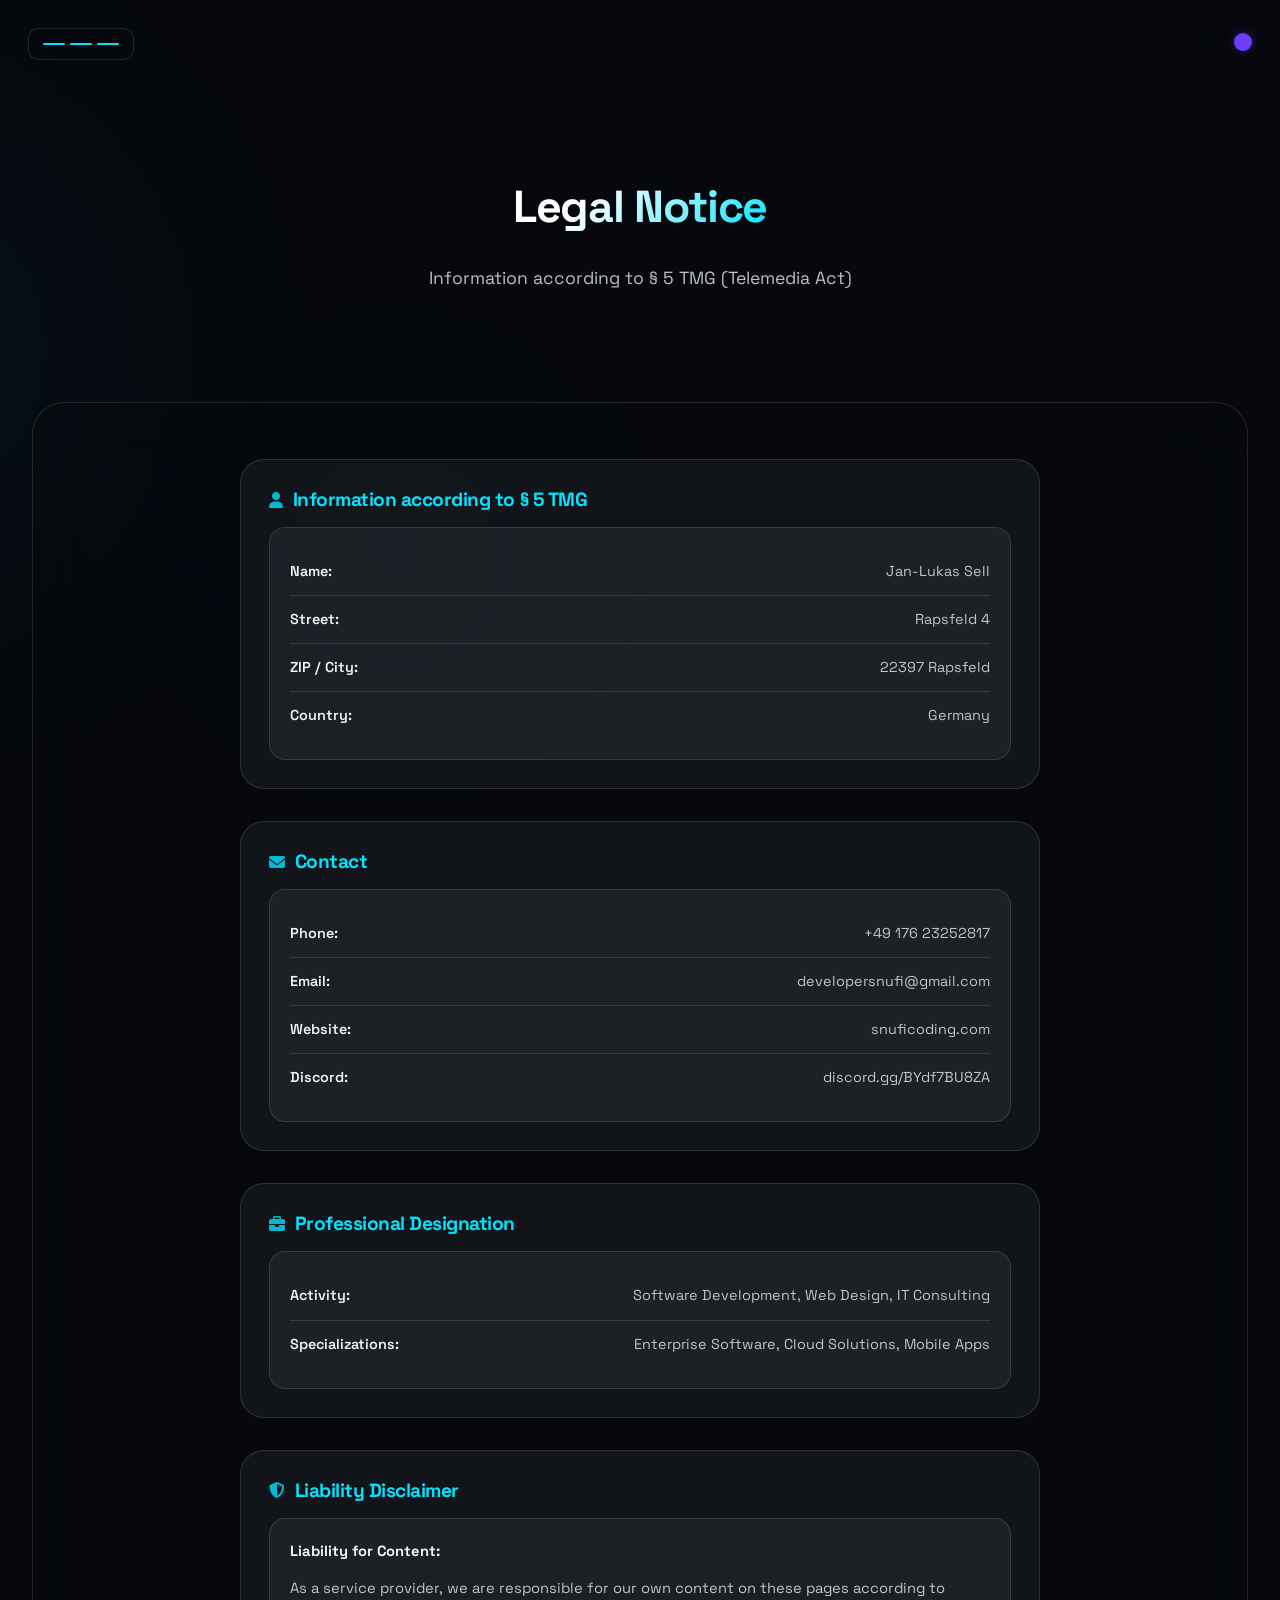
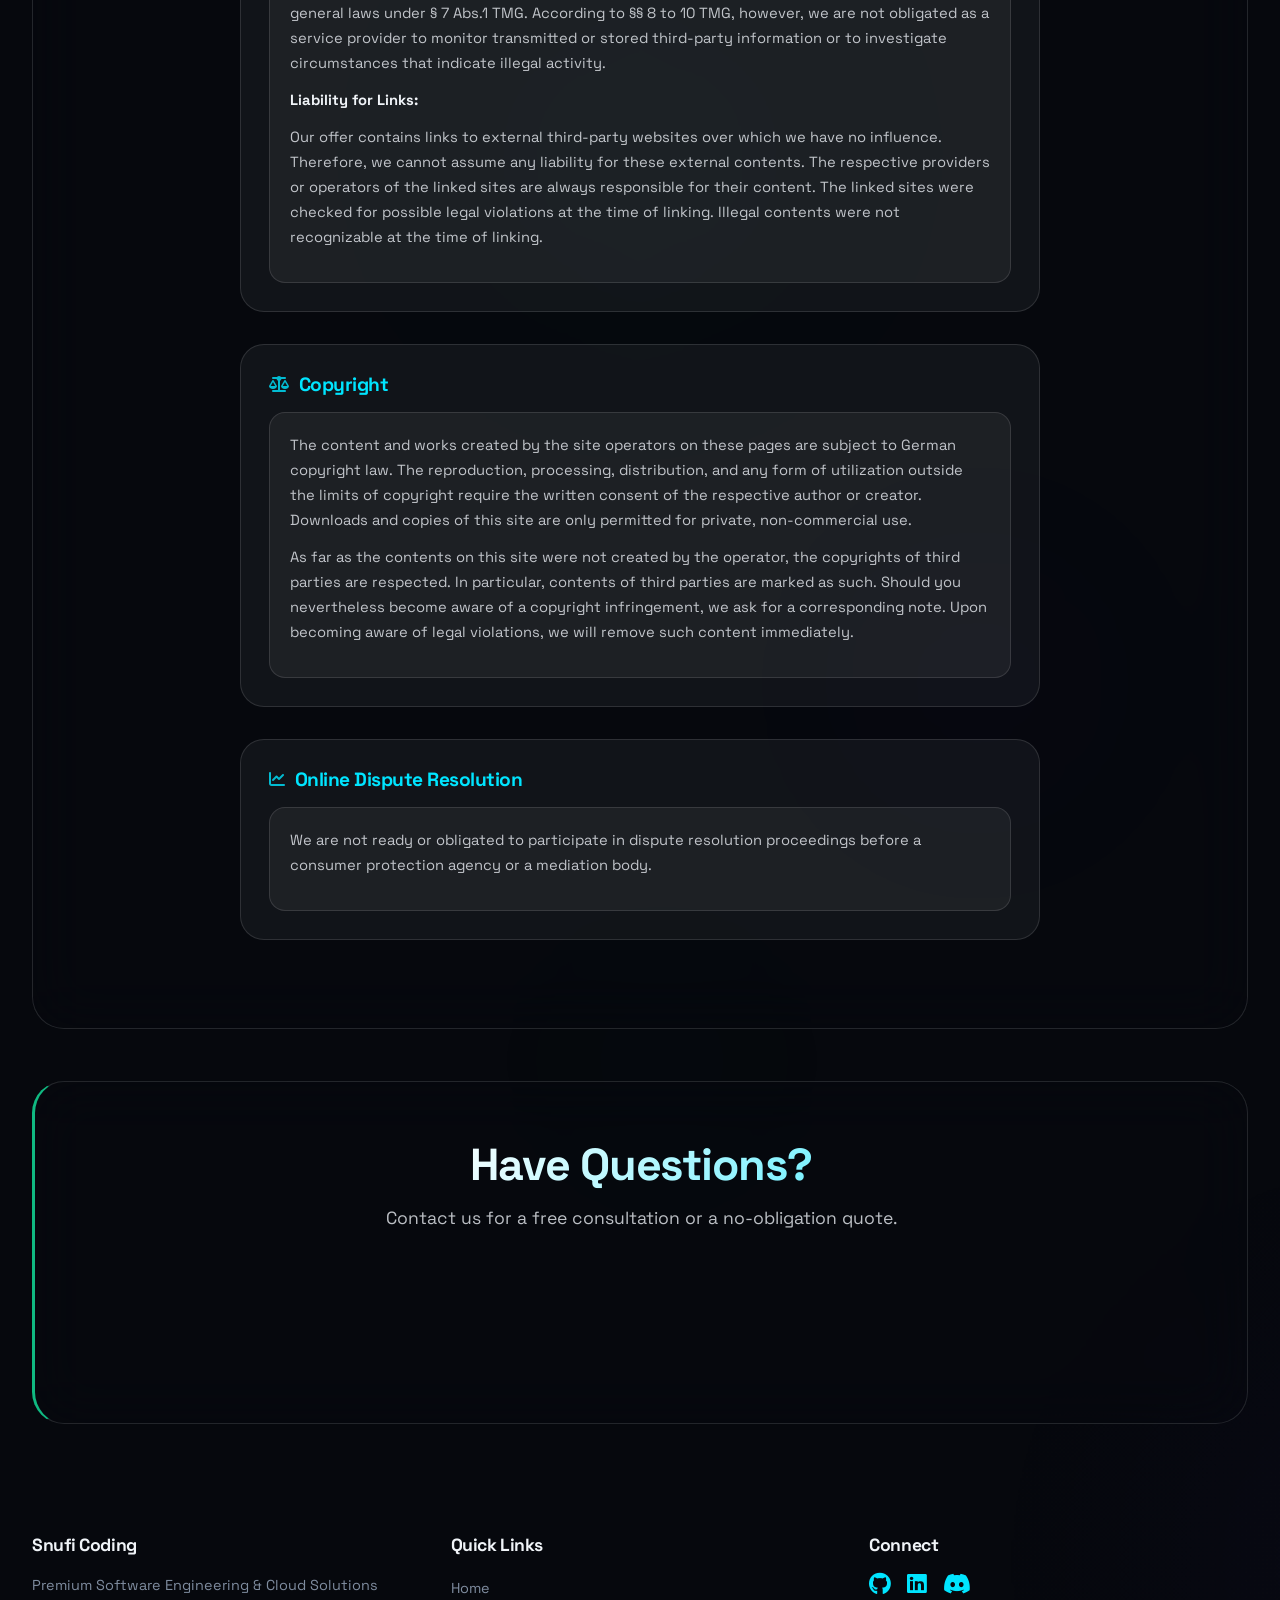
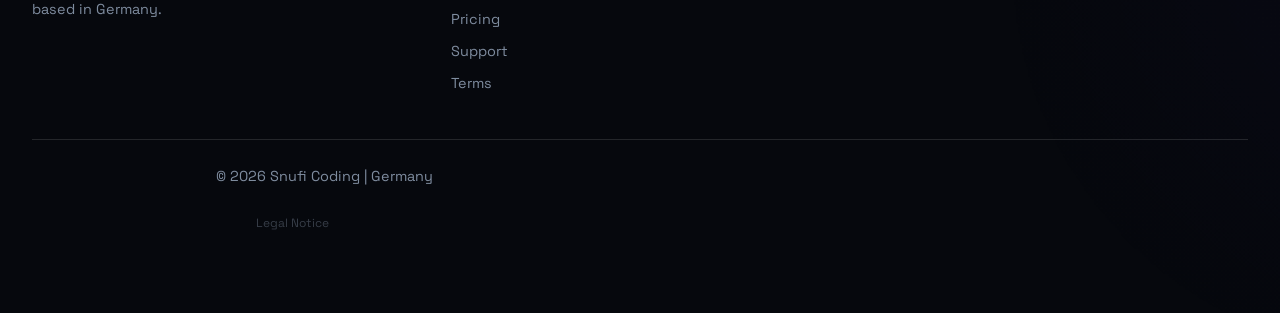
<file: impressum.html>
<!DOCTYPE html>
<html lang="en">
<head>
    <meta charset="UTF-8">
    <meta name="viewport" content="width=device-width, initial-scale=1.0">
    <meta name="description" content="Snufi Coding Legal Notice - Company information, contact details, and legal disclaimers according to German law (TMG).">
    <meta name="theme-color" content="#06080d">
    <title>Legal Notice | Snufi Coding - Legal Information</title>
    <link rel="preconnect" href="https://fonts.googleapis.com">
    <link rel="preconnect" href="https://fonts.gstatic.com" crossorigin>
    <link href="https://fonts.googleapis.com/css2?family=Space+Grotesk:wght@300;400;500;600;700;800;900&display=swap" rel="stylesheet">
    <link rel="stylesheet" href="style.css">
    <link rel="stylesheet" href="https://cdnjs.cloudflare.com/ajax/libs/font-awesome/6.4.0/css/all.min.css">
    <style>
        .hero-section { opacity: 1; }
    </style>
</head>
<body>
    
    <div class="theme-toggle dark" id="themeToggle" onclick="toggleTheme()" aria-label="Toggle theme" role="button" tabindex="0">
        <div class="theme-toggle-slider"></div>
    </div>

    
    <button class="menu-btn" onclick="toggleMenu()" aria-label="Toggle navigation" aria-expanded="false">
        <span></span>
        <span></span>
        <span></span>
    </button>

    
    <nav class="sidebar" id="sidebar" aria-label="Main navigation">
        <ul class="nav-links">
            <li><a href="index.html"><i class="fas fa-home"></i> Home</a></li>
            <li><a href="pricing.html"><i class="fas fa-tags"></i> Pricing</a></li>
            <li><a href="support.html"><i class="fas fa-headset"></i> Support Hub</a></li>
            <li><a href="terms.html"><i class="fas fa-file-contract"></i> Terms</a></li>
            <li><a href="impressum.html"><i class="fas fa-info-circle"></i> Legal Notice</a></li>
            <li><hr></li>
            <li><a href="index.html#contact" onclick="toggleMenu()"><i class="fas fa-rocket"></i> Start Project</a></li>
        </ul>
    </nav>
    <div class="bg-mesh"></div>
    <div class="bg-orb bg-orb--1"></div>
    <div class="bg-orb bg-orb--2"></div>
    <div class="bg-orb bg-orb--3"></div>
    <div class="loading-overlay" id="loadingOverlay">
        <div class="loading-spinner"></div>
    </div>

    <div class="container">
        <header class="hero-section">
            <h1 class="section-title reveal">Legal Notice</h1>
            <p class="section-intro reveal">Information according to § 5 TMG (Telemedia Act)</p>
        </header>
        <section class="glass-card reveal">
            <div class="terms-content">
                <div class="term-section reveal-left">
                    <h3><i class="fas fa-user"></i> Information according to § 5 TMG</h3>
                    <div class="impressum-info">
                        <div class="info-row">
                            <strong>Name:</strong>
                            <span>Jan-Lukas Sell</span>
                        </div>
                        <div class="info-row">
                            <strong>Street:</strong>
                            <span>Rapsfeld 4</span>
                        </div>
                        <div class="info-row">
                            <strong>ZIP / City:</strong>
                            <span>22397 Rapsfeld</span>
                        </div>
                        <div class="info-row">
                            <strong>Country:</strong>
                            <span>Germany</span>
                        </div>
                    </div>
                </div>

                <div class="term-section reveal-right">
                    <h3><i class="fas fa-envelope"></i> Contact</h3>
                    <div class="impressum-info">
                        <div class="info-row">
                            <strong>Phone:</strong>
                            <span>+49 176 23252817</span>
                        </div>
                        <div class="info-row">
                            <strong>Email:</strong>
                            <span>developersnufi@gmail.com</span>
                        </div>
                        <div class="info-row">
                            <strong>Website:</strong>
                            <span>snuficoding.com</span>
                        </div>
                        <div class="info-row">
                            <strong>Discord:</strong>
                            <span>discord.gg/BYdf7BU8ZA</span>
                        </div>
                    </div>
                </div>

                <div class="term-section reveal-left">
                    <h3><i class="fas fa-briefcase"></i> Professional Designation</h3>
                    <div class="impressum-info">
                        <div class="info-row">
                            <strong>Activity:</strong>
                            <span>Software Development, Web Design, IT Consulting</span>
                        </div>
                        <div class="info-row">
                            <strong>Specializations:</strong>
                            <span>Enterprise Software, Cloud Solutions, Mobile Apps</span>
                        </div>
                    </div>
                </div>

                <div class="term-section reveal-right">
                    <h3><i class="fas fa-shield-alt"></i> Liability Disclaimer</h3>
                    <div class="impressum-info">
                        <p><strong>Liability for Content:</strong></p>
                        <p>As a service provider, we are responsible for our own content on these pages according to general laws under § 7 Abs.1 TMG. According to §§ 8 to 10 TMG, however, we are not obligated as a service provider to monitor transmitted or stored third-party information or to investigate circumstances that indicate illegal activity.</p>
                        
                        <p><strong>Liability for Links:</strong></p>
                        <p>Our offer contains links to external third-party websites over which we have no influence. Therefore, we cannot assume any liability for these external contents. The respective providers or operators of the linked sites are always responsible for their content. The linked sites were checked for possible legal violations at the time of linking. Illegal contents were not recognizable at the time of linking.</p>
                    </div>
                </div>

                <div class="term-section reveal-left">
                    <h3><i class="fas fa-balance-scale"></i> Copyright</h3>
                    <div class="impressum-info">
                        <p>The content and works created by the site operators on these pages are subject to German copyright law. The reproduction, processing, distribution, and any form of utilization outside the limits of copyright require the written consent of the respective author or creator. Downloads and copies of this site are only permitted for private, non-commercial use.</p>
                        <p>As far as the contents on this site were not created by the operator, the copyrights of third parties are respected. In particular, contents of third parties are marked as such. Should you nevertheless become aware of a copyright infringement, we ask for a corresponding note. Upon becoming aware of legal violations, we will remove such content immediately.</p>
                    </div>
                </div>

                <div class="term-section reveal-right">
                    <h3><i class="fas fa-chart-line"></i> Online Dispute Resolution</h3>
                    <div class="impressum-info">
                        <p>We are not ready or obligated to participate in dispute resolution proceedings before a consumer protection agency or a mediation body.</p>
                    </div>
                </div>
            </div>
        </section>
        <section class="glass-card reveal security-section">
            <h2 class="section-title">Have Questions?</h2>
            <p class="section-intro">Contact us for a free consultation or a no-obligation quote.</p>
            <div class="cta-wrapper">
                <a href="index.html#contact" class="submit-btn animate-glow">Contact Us</a>
                <a href="pricing.html" class="secondary-btn">View Pricing</a>
            </div>
        </section>
        <footer>
            <div class="footer-grid">
                <div>
                    <h3>Snufi Coding</h3>
                    <p>Premium Software Engineering & Cloud Solutions based in Germany.</p>
                </div>
                <div>
                    <h3>Quick Links</h3>
                    <ul>
                        <li><a href="index.html">Home</a></li>
                        <li><a href="pricing.html">Pricing</a></li>
                        <li><a href="support.html">Support</a></li>
                        <li><a href="terms.html">Terms</a></li>
                    </ul>
                </div>
                <div>
                    <h3>Connect</h3>
                    <div class="social-links">
                        <a href="https://github.com/itzsnufi" target="_blank" rel="noopener noreferrer" aria-label="GitHub"><i class="fab fa-github"></i></a>
                        <a href="https://www.linkedin.com/in/jan-lukas-snufi-5718943a3/?isSelfProfile=true" target="_blank" rel="noopener noreferrer" aria-label="LinkedIn"><i class="fab fa-linkedin"></i></a>
                        <a href="https://discord.gg/BYdf7BU8ZA" target="_blank" rel="noopener noreferrer" aria-label="Discord"><i class="fab fa-discord"></i></a>
                    </div>
                </div>
            </div>

            <hr>
            <p class="copyright">&copy; 2026 Snufi Coding | Germany</p>
            <p class="footer-legal">
                <a href="impressum.html">Legal Notice</a>
            </p>
        </footer>
    </div>

    <script src="script.js"></script>
</body>
</html>
</file>
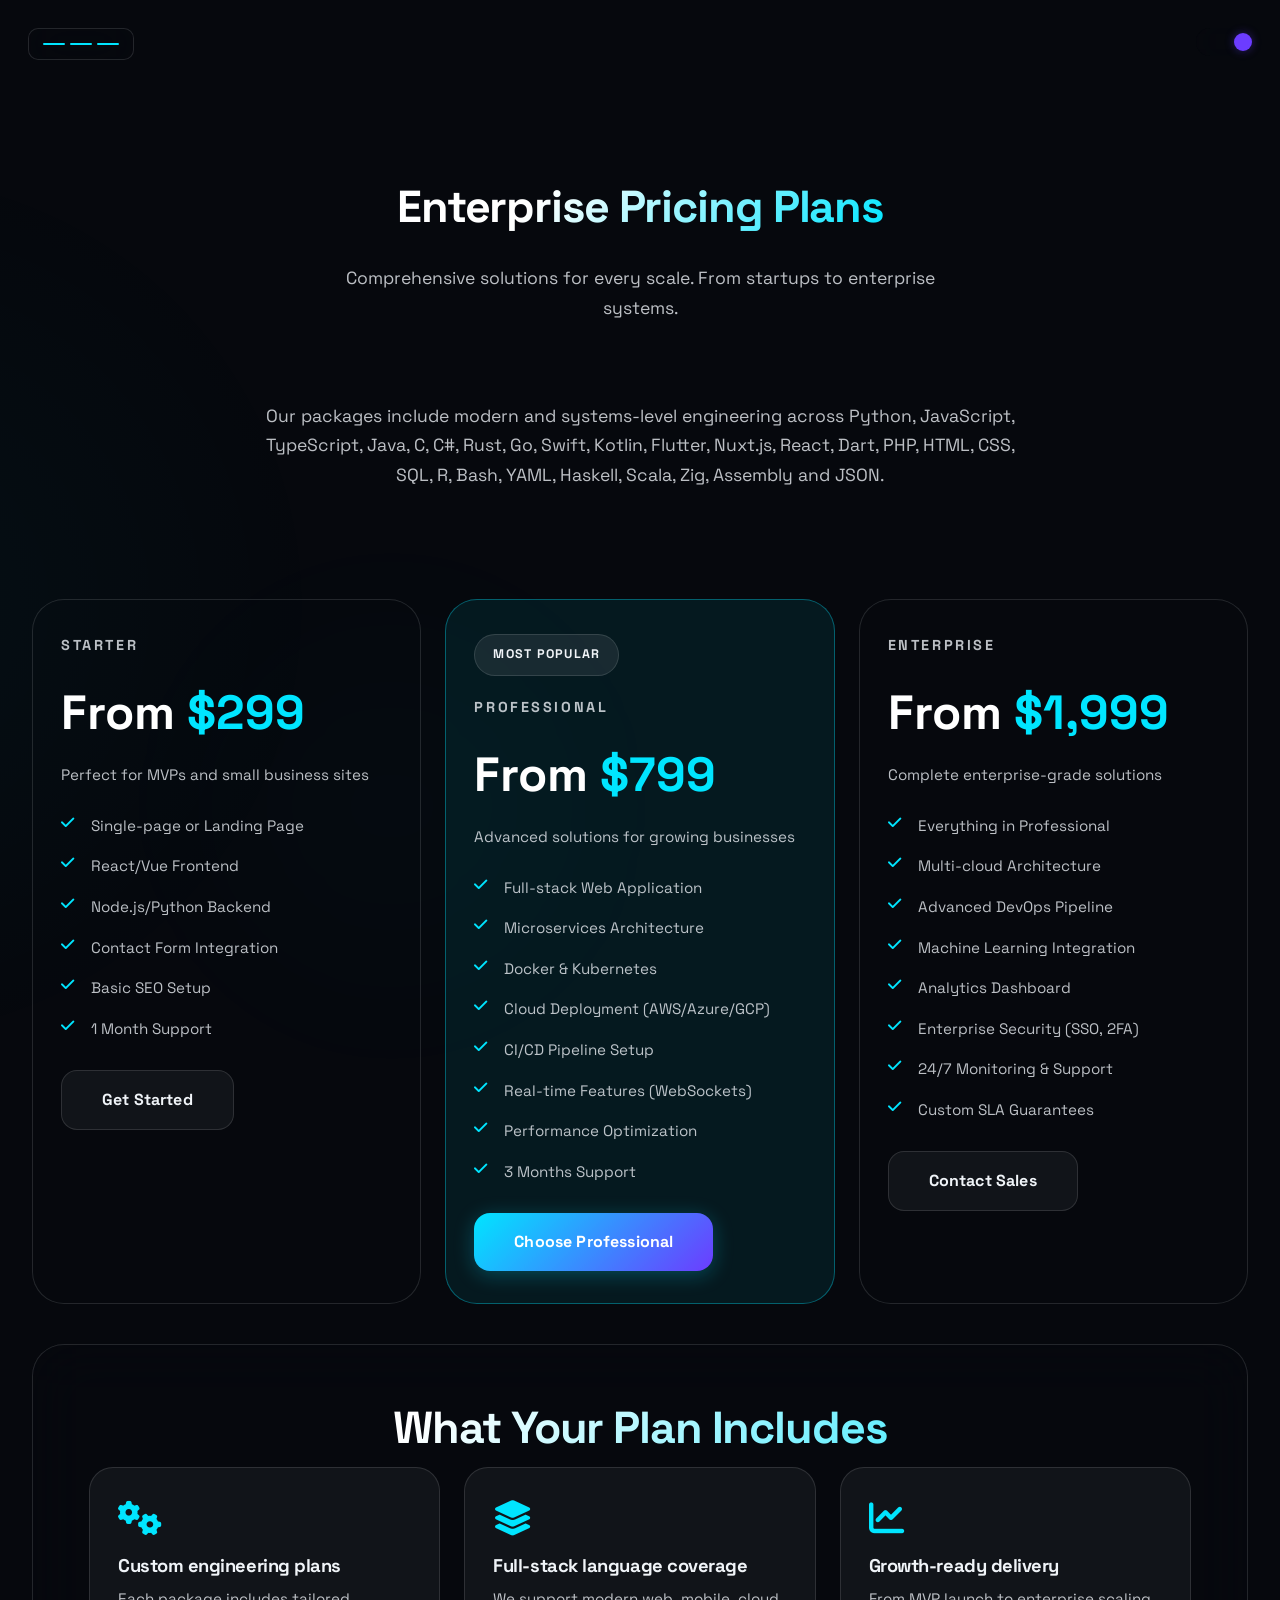
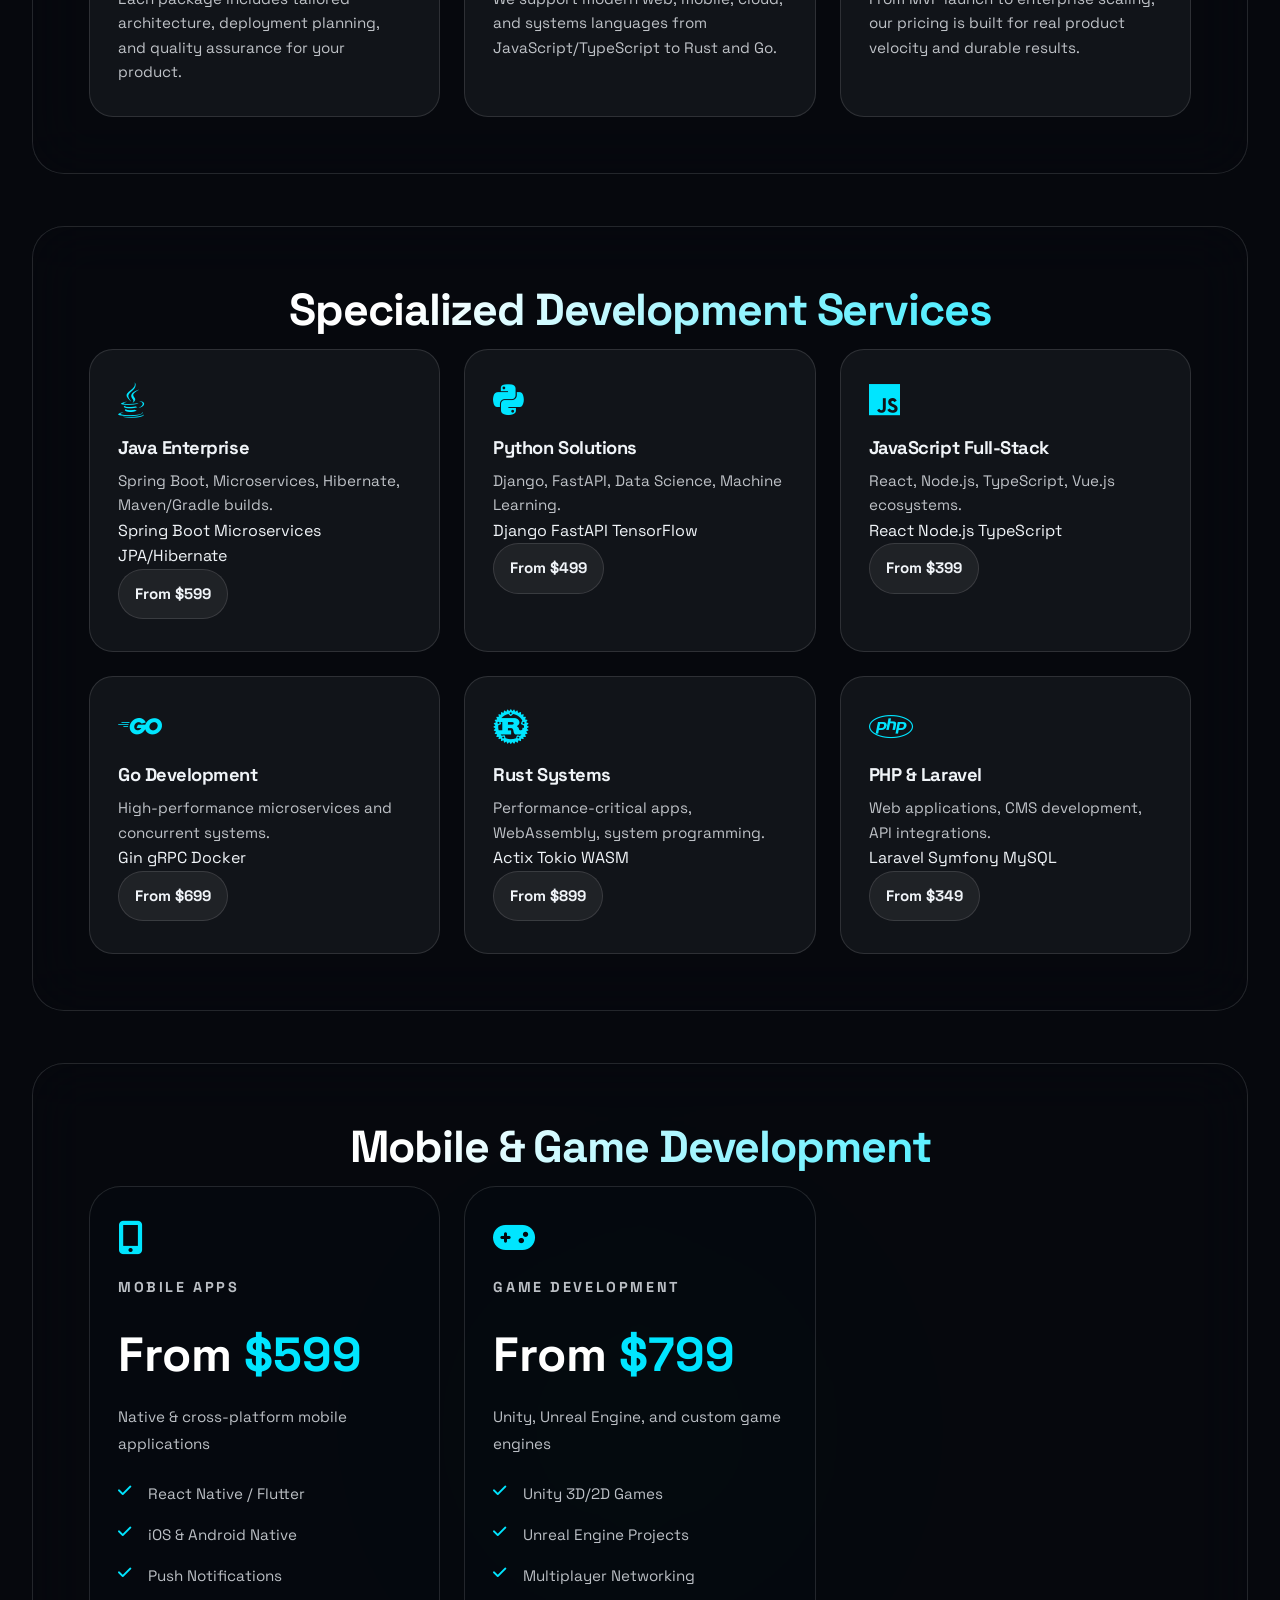
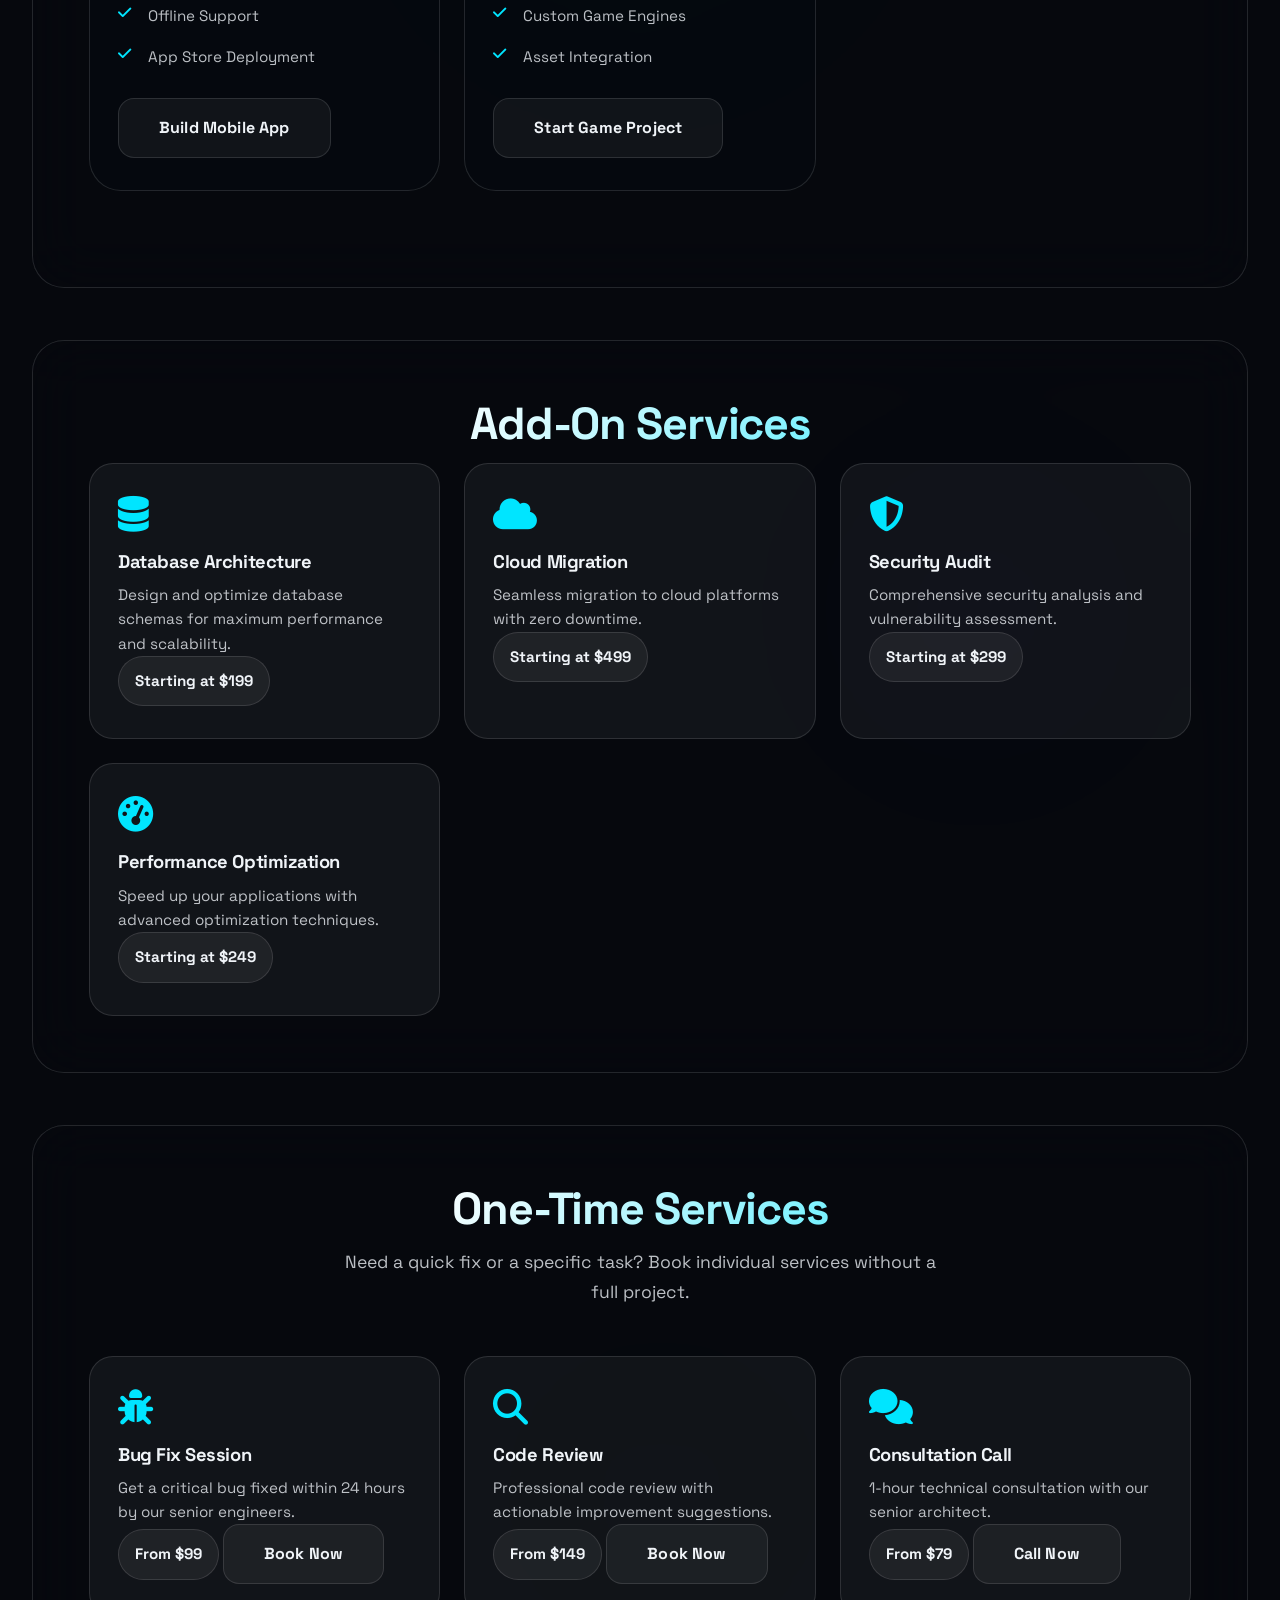
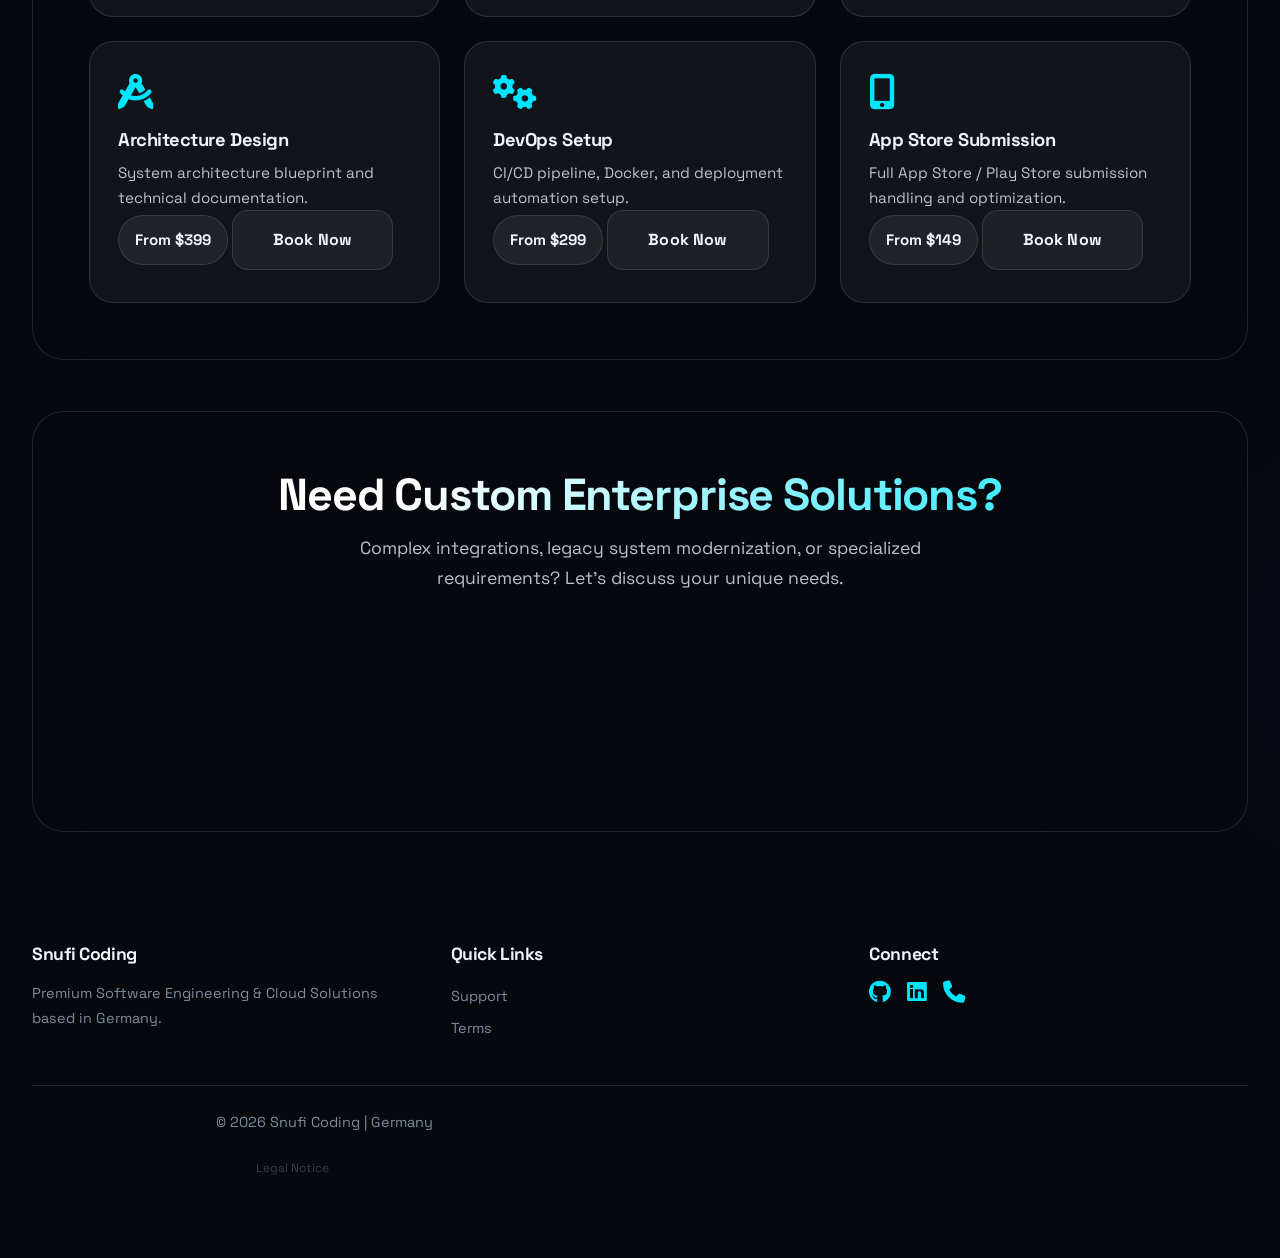
<file: pricing.html>
<!DOCTYPE html>
<html lang="en">
<head>
    <meta charset="UTF-8">
    <meta name="viewport" content="width=device-width, initial-scale=1.0">
    <meta name="description" content="Snufi Coding Pricing - Enterprise software development plans for startups, professionals, and enterprises.">
    <meta name="theme-color" content="#06080d">
    <title>Pricing | Snufi Coding - Enterprise Software Solutions</title>
    <link rel="preconnect" href="https://fonts.googleapis.com">
    <link rel="preconnect" href="https://fonts.gstatic.com" crossorigin>
    <link href="https://fonts.googleapis.com/css2?family=Space+Grotesk:wght@300;400;500;600;700;800;900&display=swap" rel="stylesheet">
    <link rel="stylesheet" href="style.css">
    <link rel="stylesheet" href="https://cdnjs.cloudflare.com/ajax/libs/font-awesome/6.4.0/css/all.min.css">
    <style>
        .hero-section { opacity: 1; }
    </style>
</head>
<body>
    
    <div class="theme-toggle dark" id="themeToggle" onclick="toggleTheme()" aria-label="Toggle theme" role="button" tabindex="0">
        <div class="theme-toggle-slider"></div>
    </div>

    
    <button class="menu-btn" onclick="toggleMenu()" aria-label="Toggle navigation" aria-expanded="false">
        <span></span>
        <span></span>
        <span></span>
    </button>

    
    <nav class="sidebar" id="sidebar" aria-label="Main navigation">
        <ul class="nav-links">
            <li><a href="index.html"><i class="fas fa-home"></i> Home</a></li>
            <li><a href="pricing.html"><i class="fas fa-tags"></i> Pricing</a></li>
            <li><a href="support.html"><i class="fas fa-headset"></i> Support Hub</a></li>
            <li><a href="terms.html"><i class="fas fa-file-contract"></i> Terms</a></li>
            <li><a href="impressum.html"><i class="fas fa-info-circle"></i> Legal Notice</a></li>
            <li><hr></li>
            <li><a href="index.html#contact" onclick="toggleMenu()"><i class="fas fa-rocket"></i> Start Project</a></li>
        </ul>
    </nav>
    <div class="bg-mesh"></div>
    <div class="bg-orb bg-orb--1"></div>
    <div class="bg-orb bg-orb--2"></div>
    <div class="bg-orb bg-orb--3"></div>
    <div class="loading-overlay" id="loadingOverlay">
        <div class="loading-spinner"></div>
    </div>

    <div class="container">
        <header class="hero-section">
            <h1 class="section-title reveal">Enterprise Pricing Plans</h1>
            <p class="section-intro reveal">Comprehensive solutions for every scale. From startups to enterprise systems.</p>
            <p class="section-intro reveal" style="margin-top: 12px; max-width: 780px;">
                Our packages include modern and systems-level engineering across Python, JavaScript, TypeScript, Java, C, C#, Rust, Go, Swift, Kotlin, Flutter, Nuxt.js, React, Dart, PHP, HTML, CSS, SQL, R, Bash, YAML, Haskell, Scala, Zig, Assembly and JSON.
            </p>
        </header>
        <div class="pricing-grid">
            <div class="pricing-card reveal-left" style="animation-delay: 0.1s;">
                <div class="tier-label">Starter</div>
                <div class="price">From <span>$299</span></div>
                <p class="price-desc">Perfect for MVPs and small business sites</p>
                <ul class="price-features">
                    <li><i class="fas fa-check"></i> Single-page or Landing Page</li>
                    <li><i class="fas fa-check"></i> React/Vue Frontend</li>
                    <li><i class="fas fa-check"></i> Node.js/Python Backend</li>
                    <li><i class="fas fa-check"></i> Contact Form Integration</li>
                    <li><i class="fas fa-check"></i> Basic SEO Setup</li>
                    <li><i class="fas fa-check"></i> 1 Month Support</li>
                </ul>
                <a href="index.html#contact" class="secondary-btn">Get Started</a>
            </div>
            <div class="pricing-card featured reveal" style="animation-delay: 0.2s;">
                <div class="popular-badge">Most Popular</div>
                <div class="tier-label">Professional</div>
                <div class="price">From <span>$799</span></div>
                <p class="price-desc">Advanced solutions for growing businesses</p>
                <ul class="price-features">
                    <li><i class="fas fa-check"></i> Full-stack Web Application</li>
                    <li><i class="fas fa-check"></i> Microservices Architecture</li>
                    <li><i class="fas fa-check"></i> Docker & Kubernetes</li>
                    <li><i class="fas fa-check"></i> Cloud Deployment (AWS/Azure/GCP)</li>
                    <li><i class="fas fa-check"></i> CI/CD Pipeline Setup</li>
                    <li><i class="fas fa-check"></i> Real-time Features (WebSockets)</li>
                    <li><i class="fas fa-check"></i> Performance Optimization</li>
                    <li><i class="fas fa-check"></i> 3 Months Support</li>
                </ul>
                <a href="index.html#contact" class="submit-btn">Choose Professional</a>
            </div>
            <div class="pricing-card reveal-right" style="animation-delay: 0.3s;">
                <div class="tier-label">Enterprise</div>
                <div class="price">From <span>$1,999</span></div>
                <p class="price-desc">Complete enterprise-grade solutions</p>
                <ul class="price-features">
                    <li><i class="fas fa-check"></i> Everything in Professional</li>
                    <li><i class="fas fa-check"></i> Multi-cloud Architecture</li>
                    <li><i class="fas fa-check"></i> Advanced DevOps Pipeline</li>
                    <li><i class="fas fa-check"></i> Machine Learning Integration</li>
                    <li><i class="fas fa-check"></i> Analytics Dashboard</li>
                    <li><i class="fas fa-check"></i> Enterprise Security (SSO, 2FA)</li>
                    <li><i class="fas fa-check"></i> 24/7 Monitoring & Support</li>
                    <li><i class="fas fa-check"></i> Custom SLA Guarantees</li>
                </ul>
                <a href="index.html#contact" class="secondary-btn">Contact Sales</a>
            </div>
        </div>

        <section class="glass-card reveal">
            <h2 class="section-title">What Your Plan Includes</h2>
            <div class="features-grid">
                <div class="feature-item reveal-left">
                    <i class="fas fa-cogs"></i>
                    <h3>Custom engineering plans</h3>
                    <p>Each package includes tailored architecture, deployment planning, and quality assurance for your product.</p>
                </div>
                <div class="feature-item reveal-right">
                    <i class="fas fa-layer-group"></i>
                    <h3>Full-stack language coverage</h3>
                    <p>We support modern web, mobile, cloud, and systems languages from JavaScript/TypeScript to Rust and Go.</p>
                </div>
                <div class="feature-item reveal-left">
                    <i class="fas fa-chart-line"></i>
                    <h3>Growth-ready delivery</h3>
                    <p>From MVP launch to enterprise scaling, our pricing is built for real product velocity and durable results.</p>
                </div>
            </div>
        </section>
        <section class="glass-card reveal">
            <h2 class="section-title">Specialized Development Services</h2>
            <div class="features-grid">
                <div class="feature-item reveal-left">
                    <i class="fab fa-java"></i>
                    <h3>Java Enterprise</h3>
                    <p>Spring Boot, Microservices, Hibernate, Maven/Gradle builds.</p>
                    <div class="tech-tags">
                        <span class="tech-tag">Spring Boot</span>
                        <span class="tech-tag">Microservices</span>
                        <span class="tech-tag">JPA/Hibernate</span>
                    </div>
                    <div class="price-tag">From $599</div>
                </div>
                <div class="feature-item reveal-right">
                    <i class="fab fa-python"></i>
                    <h3>Python Solutions</h3>
                    <p>Django, FastAPI, Data Science, Machine Learning.</p>
                    <div class="tech-tags">
                        <span class="tech-tag">Django</span>
                        <span class="tech-tag">FastAPI</span>
                        <span class="tech-tag">TensorFlow</span>
                    </div>
                    <div class="price-tag">From $499</div>
                </div>
                <div class="feature-item reveal-left">
                    <i class="fab fa-js"></i>
                    <h3>JavaScript Full-Stack</h3>
                    <p>React, Node.js, TypeScript, Vue.js ecosystems.</p>
                    <div class="tech-tags">
                        <span class="tech-tag">React</span>
                        <span class="tech-tag">Node.js</span>
                        <span class="tech-tag">TypeScript</span>
                    </div>
                    <div class="price-tag">From $399</div>
                </div>
                <div class="feature-item reveal-right">
                    <i class="fab fa-golang"></i>
                    <h3>Go Development</h3>
                    <p>High-performance microservices and concurrent systems.</p>
                    <div class="tech-tags">
                        <span class="tech-tag">Gin</span>
                        <span class="tech-tag">gRPC</span>
                        <span class="tech-tag">Docker</span>
                    </div>
                    <div class="price-tag">From $699</div>
                </div>
                <div class="feature-item reveal-left">
                    <i class="fab fa-rust"></i>
                    <h3>Rust Systems</h3>
                    <p>Performance-critical apps, WebAssembly, system programming.</p>
                    <div class="tech-tags">
                        <span class="tech-tag">Actix</span>
                        <span class="tech-tag">Tokio</span>
                        <span class="tech-tag">WASM</span>
                    </div>
                    <div class="price-tag">From $899</div>
                </div>
                <div class="feature-item reveal-right">
                    <i class="fab fa-php"></i>
                    <h3>PHP & Laravel</h3>
                    <p>Web applications, CMS development, API integrations.</p>
                    <div class="tech-tags">
                        <span class="tech-tag">Laravel</span>
                        <span class="tech-tag">Symfony</span>
                        <span class="tech-tag">MySQL</span>
                    </div>
                    <div class="price-tag">From $349</div>
                </div>
            </div>
        </section>
        <section class="glass-card reveal">
            <h2 class="section-title">Mobile & Game Development</h2>
            <div class="pricing-grid">
                <div class="pricing-card reveal-left">
                    <i class="fas fa-mobile-alt"></i>
                    <div class="tier-label">Mobile Apps</div>
                    <div class="price">From <span>$599</span></div>
                    <p class="price-desc">Native & cross-platform mobile applications</p>
                    <ul class="price-features">
                        <li><i class="fas fa-check"></i> React Native / Flutter</li>
                        <li><i class="fas fa-check"></i> iOS & Android Native</li>
                        <li><i class="fas fa-check"></i> Push Notifications</li>
                        <li><i class="fas fa-check"></i> Offline Support</li>
                        <li><i class="fas fa-check"></i> App Store Deployment</li>
                    </ul>
                    <a href="index.html#contact" class="secondary-btn">Build Mobile App</a>
                </div>
                <div class="pricing-card reveal-right">
                    <i class="fas fa-gamepad"></i>
                    <div class="tier-label">Game Development</div>
                    <div class="price">From <span>$799</span></div>
                    <p class="price-desc">Unity, Unreal Engine, and custom game engines</p>
                    <ul class="price-features">
                        <li><i class="fas fa-check"></i> Unity 3D/2D Games</li>
                        <li><i class="fas fa-check"></i> Unreal Engine Projects</li>
                        <li><i class="fas fa-check"></i> Multiplayer Networking</li>
                        <li><i class="fas fa-check"></i> Custom Game Engines</li>
                        <li><i class="fas fa-check"></i> Asset Integration</li>
                    </ul>
                    <a href="index.html#contact" class="secondary-btn">Start Game Project</a>
                </div>
            </div>
        </section>
        <section class="glass-card reveal">
            <h2 class="section-title">Add-On Services</h2>
            <div class="features-grid">
                <div class="feature-item reveal-left">
                    <i class="fas fa-database"></i>
                    <h3>Database Architecture</h3>
                    <p>Design and optimize database schemas for maximum performance and scalability.</p>
                    <div class="price-tag">Starting at $199</div>
                </div>
                <div class="feature-item reveal-right">
                    <i class="fas fa-cloud"></i>
                    <h3>Cloud Migration</h3>
                    <p>Seamless migration to cloud platforms with zero downtime.</p>
                    <div class="price-tag">Starting at $499</div>
                </div>
                <div class="feature-item reveal-left">
                    <i class="fas fa-shield-alt"></i>
                    <h3>Security Audit</h3>
                    <p>Comprehensive security analysis and vulnerability assessment.</p>
                    <div class="price-tag">Starting at $299</div>
                </div>
                <div class="feature-item reveal-right">
                    <i class="fas fa-tachometer-alt"></i>
                    <h3>Performance Optimization</h3>
                    <p>Speed up your applications with advanced optimization techniques.</p>
                    <div class="price-tag">Starting at $249</div>
                </div>
            </div>
        </section>
        <section class="glass-card reveal">
            <h2 class="section-title">One-Time Services</h2>
            <p class="section-intro">Need a quick fix or a specific task? Book individual services without a full project.</p>
            <div class="features-grid">
                <div class="feature-item reveal-left">
                    <i class="fas fa-bug"></i>
                    <h3>Bug Fix Session</h3>
                    <p>Get a critical bug fixed within 24 hours by our senior engineers.</p>
                    <div class="price-tag">From $99</div>
                     <a href="index.html#contact" class="secondary-btn">Book Now</a>
                </div>
                <div class="feature-item reveal-right">
                    <i class="fas fa-search"></i>
                    <h3>Code Review</h3>
                    <p>Professional code review with actionable improvement suggestions.</p>
                    <div class="price-tag">From $149</div>
                     <a href="index.html#contact" class="secondary-btn">Book Now</a>
                </div>
                <div class="feature-item reveal-left">
                    <i class="fas fa-comments"></i>
                    <h3>Consultation Call</h3>
                    <p>1-hour technical consultation with our senior architect.</p>
                    <div class="price-tag">From $79</div>
                     <a href="tel:+4917623252817" class="secondary-btn">Call Now</a>
                </div>
                <div class="feature-item reveal-right">
                    <i class="fas fa-drafting-compass"></i>
                    <h3>Architecture Design</h3>
                    <p>System architecture blueprint and technical documentation.</p>
                    <div class="price-tag">From $399</div>
                     <a href="index.html#contact" class="secondary-btn">Book Now</a>
                </div>
                <div class="feature-item reveal-left">
                    <i class="fas fa-cogs"></i>
                    <h3>DevOps Setup</h3>
                    <p>CI/CD pipeline, Docker, and deployment automation setup.</p>
                    <div class="price-tag">From $299</div>
                     <a href="index.html#contact" class="secondary-btn">Book Now</a>
                </div>
                <div class="feature-item reveal-right">
                    <i class="fas fa-mobile-alt"></i>
                    <h3>App Store Submission</h3>
                    <p>Full App Store / Play Store submission handling and optimization.</p>
                    <div class="price-tag">From $149</div>
                     <a href="index.html#contact" class="secondary-btn">Book Now</a>
                </div>
            </div>
        </section>
<section class="glass-card reveal">
                <h2 class="section-title">Need Custom Enterprise Solutions?</h2>
                <p class="section-intro">Complex integrations, legacy system modernization, or specialized requirements? Let's discuss your unique needs.</p>
            <div class="cta-wrapper">
                <a href="index.html#contact" class="submit-btn animate-glow">Schedule Consultation</a>
                <a href="tel:+4917623252817" class="secondary-btn"><i class="fas fa-phone"></i> Call Us</a>
            </div>
        </section>

            <footer>
            <div class="footer-grid">
                <div>
                    <h3>Snufi Coding</h3>
                    <p>Premium Software Engineering & Cloud Solutions based in Germany.</p>
                </div>
                <div>
                    <h3>Quick Links</h3>
                    <ul>
                        <li><a href="support.html">Support</a></li>
                        <li><a href="terms.html">Terms</a></li>
                    </ul>
                </div>
                <div>
                    <h3>Connect</h3>
                    <div class="social-links">
                        <a href="https://github.com/itzsnufi" target="_blank" rel="noopener noreferrer" aria-label="GitHub"><i class="fab fa-github"></i></a>
                        <a href="https://www.linkedin.com/in/jan-lukas-snufi-5718943a3/?isSelfProfile=true" target="_blank" rel="noopener noreferrer" aria-label="LinkedIn"><i class="fab fa-linkedin"></i></a>
                        <a href="tel:+4917623252817" aria-label="Phone"><i class="fas fa-phone"></i></a>
                    </div>
                </div>
            </div>

            <hr>
            <p class="copyright">&copy; 2026 Snufi Coding | Germany</p>
            <p class="footer-legal">
                <a href="impressum.html">Legal Notice</a>
            </p>
        </footer>
    </div>

    <script src="script.js"></script>
</body>
</html>
</file>
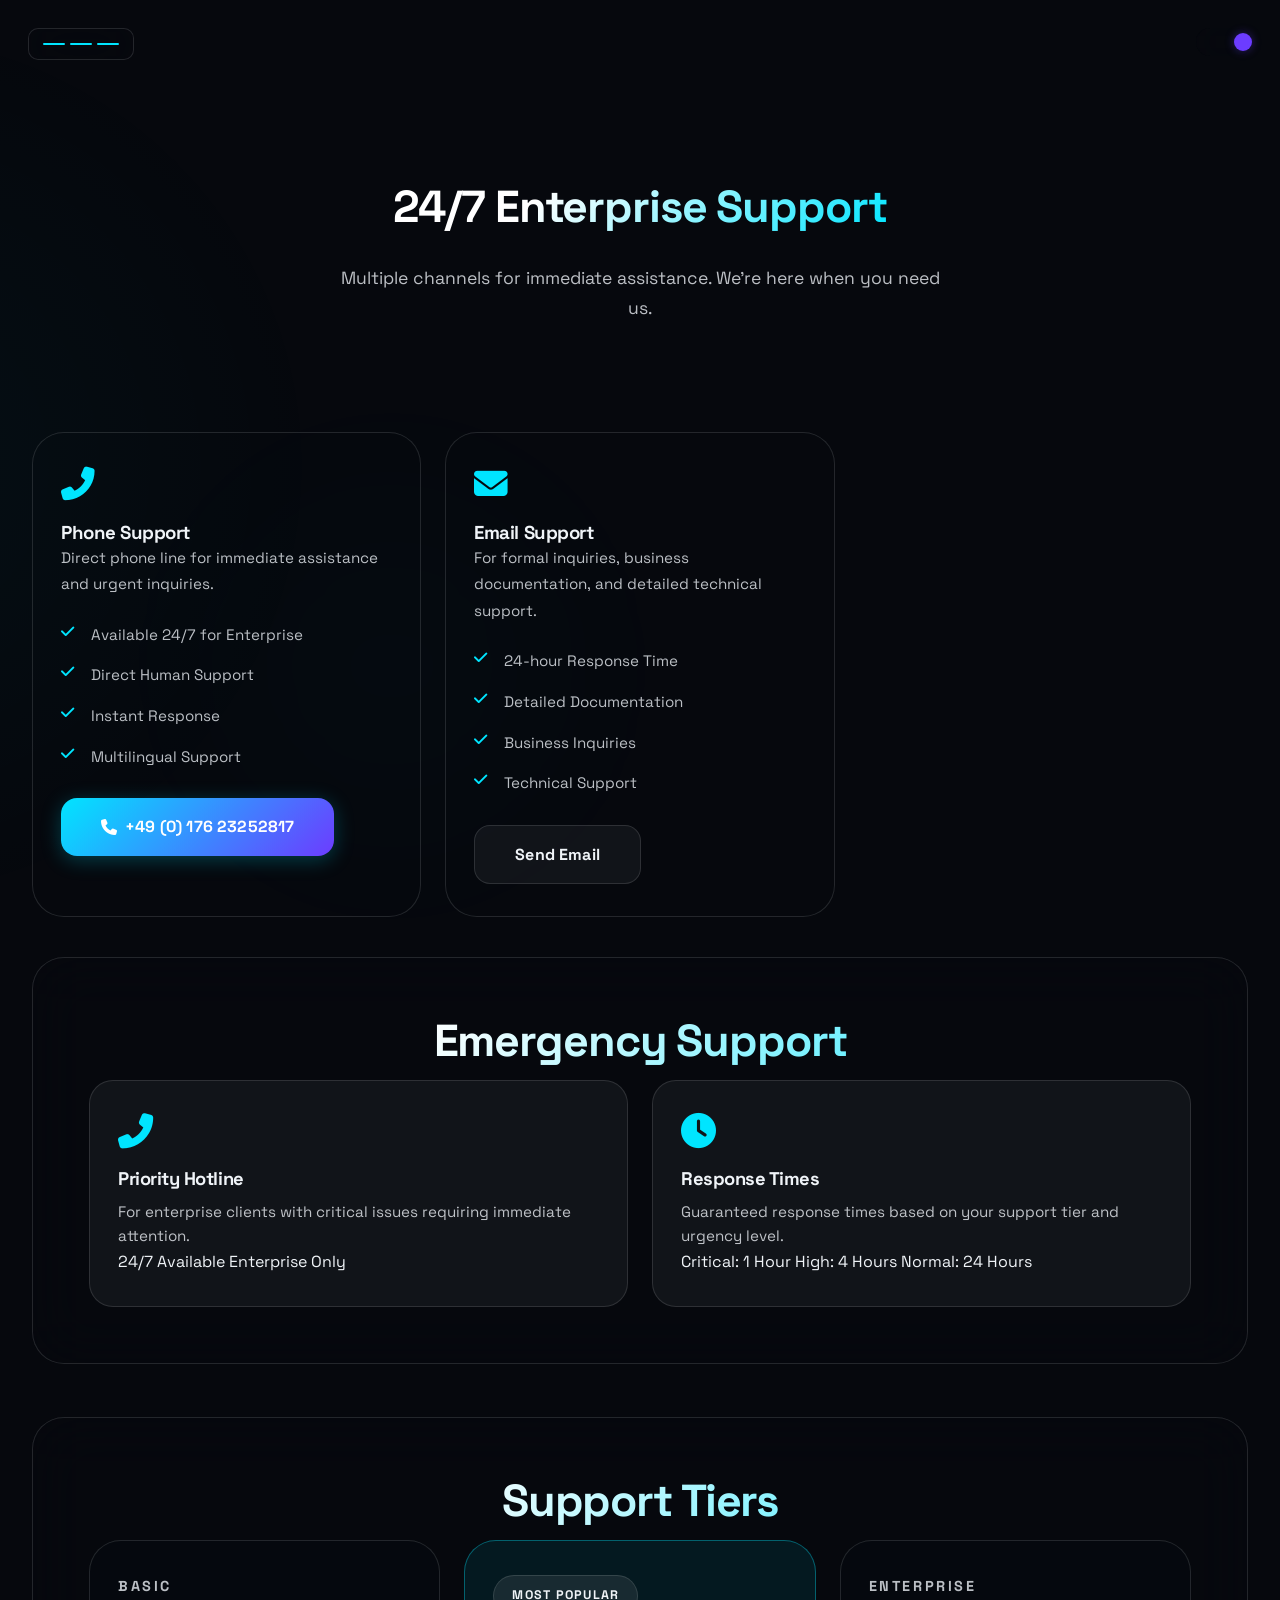
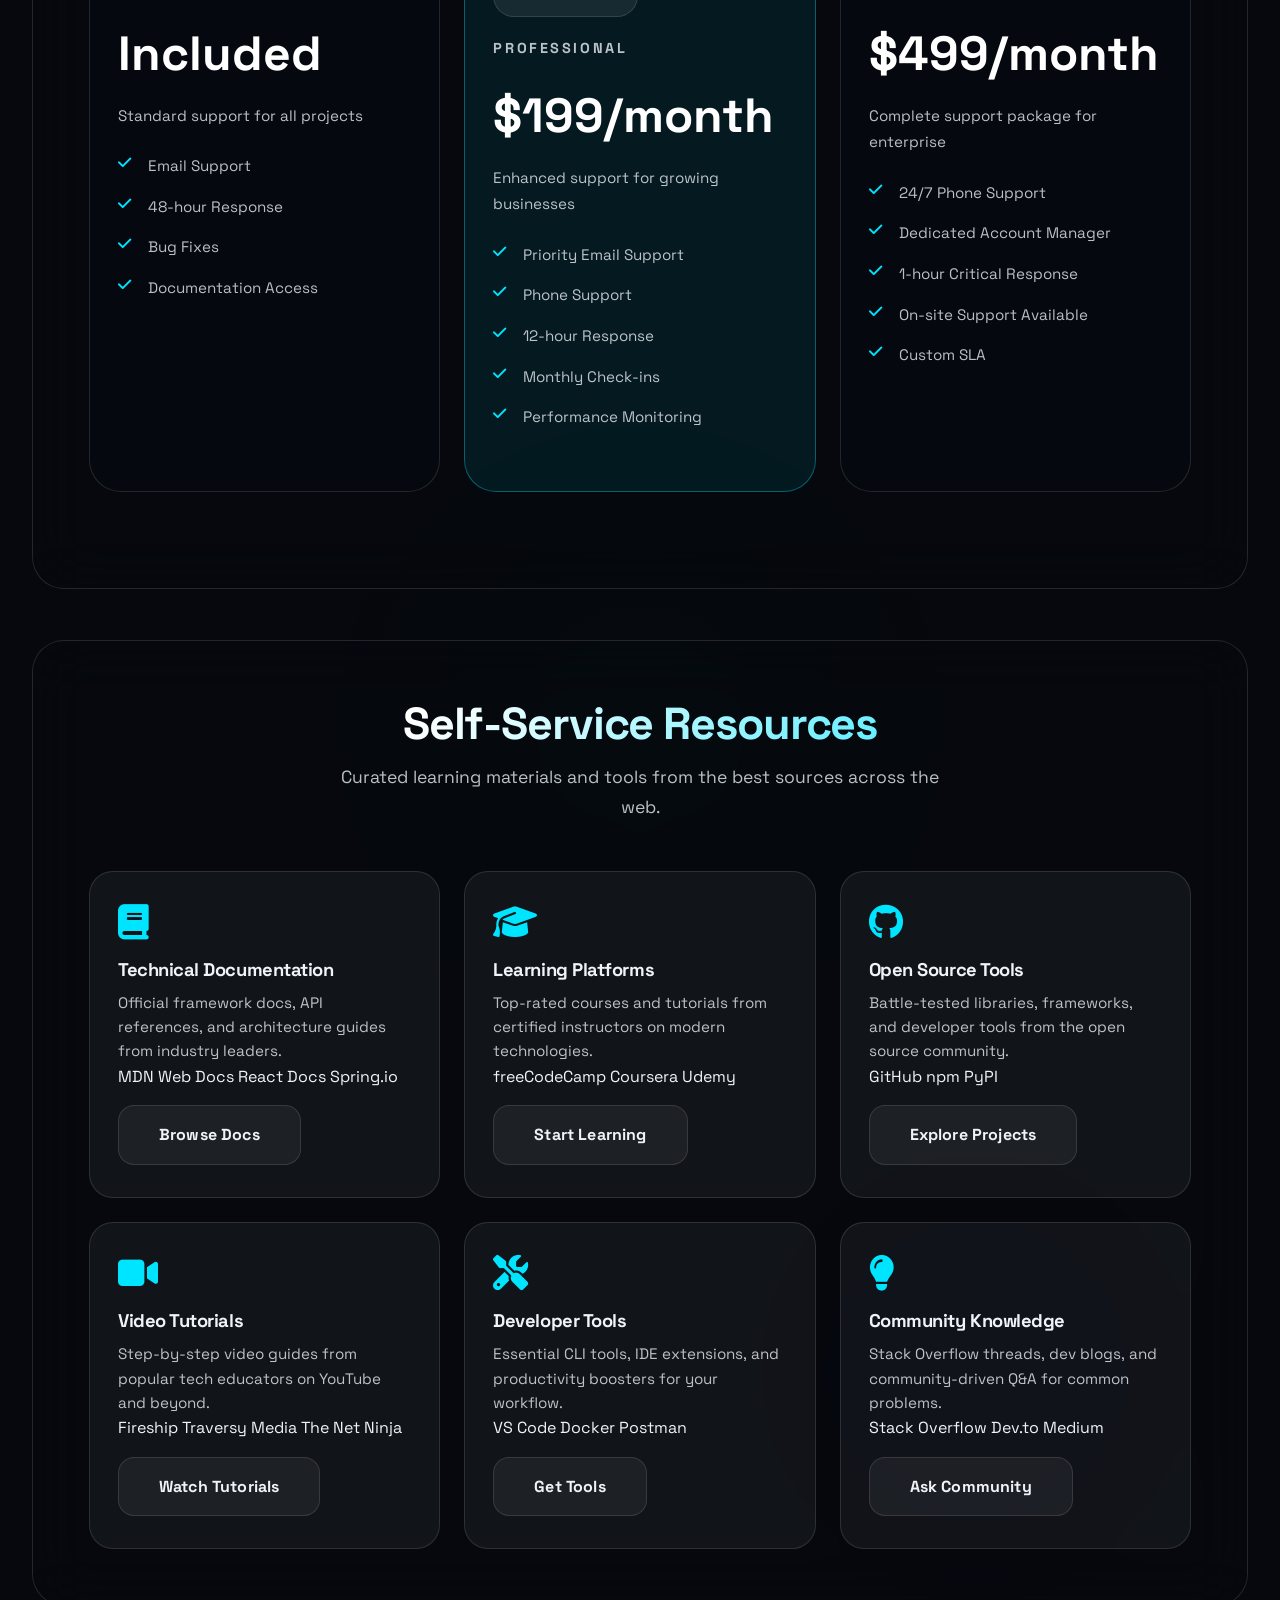
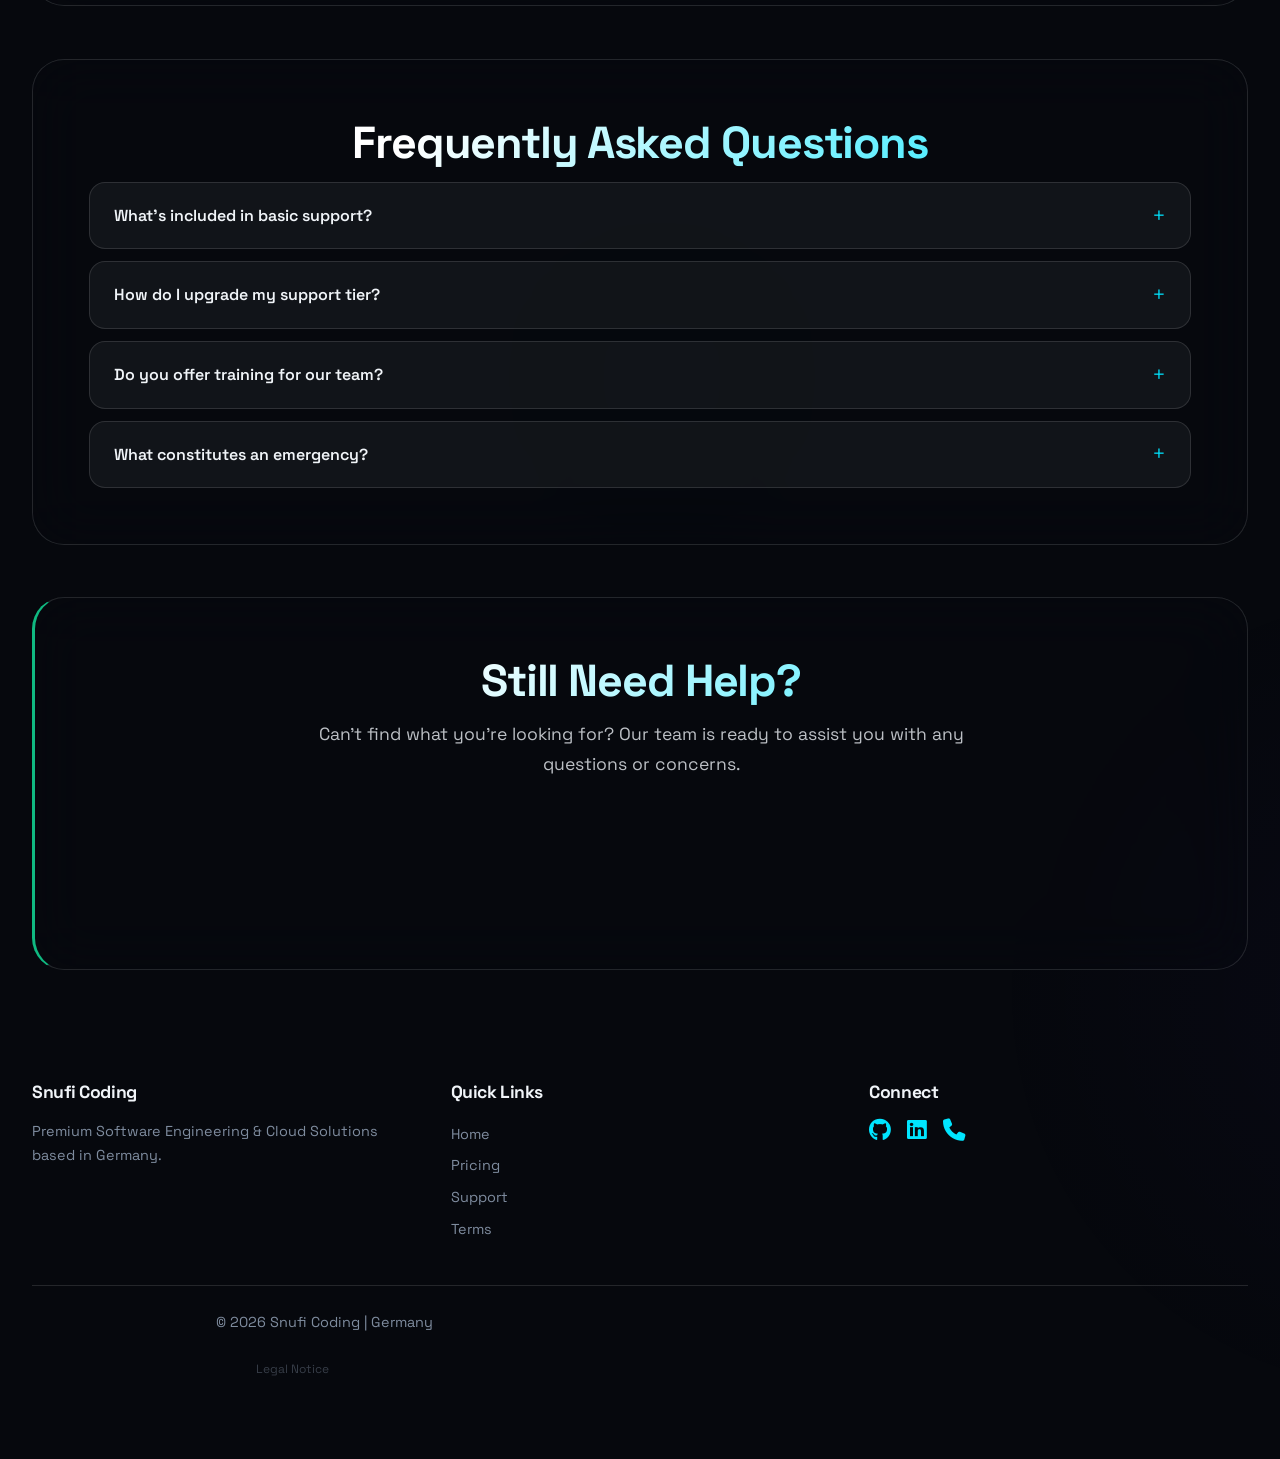
<file: support.html>
<!DOCTYPE html>
<html lang="en">
<head>
    <meta charset="UTF-8">
    <meta name="viewport" content="width=device-width, initial-scale=1.0">
    <meta name="description" content="Snufi Coding Support Hub - 24/7 enterprise support via phone, email, and priority hotline.">
    <meta name="theme-color" content="#06080d">
    <title>Support Hub | Snufi Coding - 24/7 Enterprise Support</title>
    <link rel="preconnect" href="https://fonts.googleapis.com">
    <link rel="preconnect" href="https://fonts.gstatic.com" crossorigin>
    <link href="https://fonts.googleapis.com/css2?family=Space+Grotesk:wght@300;400;500;600;700;800;900&display=swap" rel="stylesheet">
    <link rel="stylesheet" href="style.css">
    <link rel="stylesheet" href="https://cdnjs.cloudflare.com/ajax/libs/font-awesome/6.4.0/css/all.min.css">
    <style>
        .hero-section { opacity: 1; }
    </style>
</head>
<body>
    
    <div class="theme-toggle dark" id="themeToggle" onclick="toggleTheme()" aria-label="Toggle theme" role="button" tabindex="0">
        <div class="theme-toggle-slider"></div>
    </div>

    
    <button class="menu-btn" onclick="toggleMenu()" aria-label="Toggle navigation" aria-expanded="false">
        <span></span>
        <span></span>
        <span></span>
    </button>

    
    <nav class="sidebar" id="sidebar" aria-label="Main navigation">
        <ul class="nav-links">
            <li><a href="index.html"><i class="fas fa-home"></i> Home</a></li>
            <li><a href="pricing.html"><i class="fas fa-tags"></i> Pricing</a></li>
            <li><a href="support.html"><i class="fas fa-headset"></i> Support Hub</a></li>
            <li><a href="terms.html"><i class="fas fa-file-contract"></i> Terms</a></li>
            <li><a href="impressum.html"><i class="fas fa-info-circle"></i> Legal Notice</a></li>
            <li><hr></li>
            <li><a href="index.html#contact" onclick="toggleMenu()"><i class="fas fa-rocket"></i> Start Project</a></li>
        </ul>
    </nav>
    <div class="bg-mesh"></div>
    <div class="bg-orb bg-orb--1"></div>
    <div class="bg-orb bg-orb--2"></div>
    <div class="bg-orb bg-orb--3"></div>
    <div class="loading-overlay" id="loadingOverlay">
        <div class="loading-spinner"></div>
    </div>

    <div class="container">
        <header class="hero-section">
            <h1 class="section-title reveal">24/7 Enterprise Support</h1>
            <p class="section-intro reveal">Multiple channels for immediate assistance. We're here when you need us.</p>
        </header>
        <div class="pricing-grid">
            <div class="pricing-card reveal-left">
                <i class="fas fa-phone-alt"></i>
                <h3>Phone Support</h3>
                <p class="price-desc">Direct phone line for immediate assistance and urgent inquiries.</p>
                <ul class="price-features">
                    <li><i class="fas fa-check"></i> Available 24/7 for Enterprise</li>
                    <li><i class="fas fa-check"></i> Direct Human Support</li>
                    <li><i class="fas fa-check"></i> Instant Response</li>
                    <li><i class="fas fa-check"></i> Multilingual Support</li>
                </ul>
                <a href="tel:+4917623252817" class="submit-btn">
                    <i class="fas fa-phone"></i> +49 (0) 176 23252817
                </a>
            </div>

            <div class="pricing-card reveal-right">
                <i class="fas fa-envelope"></i>
                <h3>Email Support</h3>
                <p class="price-desc">For formal inquiries, business documentation, and detailed technical support.</p>
                <ul class="price-features">
                    <li><i class="fas fa-check"></i> 24-hour Response Time</li>
                    <li><i class="fas fa-check"></i> Detailed Documentation</li>
                    <li><i class="fas fa-check"></i> Business Inquiries</li>
                    <li><i class="fas fa-check"></i> Technical Support</li>
                </ul>
                <a href="mailto:developersnufi@gmail.com" class="secondary-btn">Send Email</a>
            </div>
        </div>
        <section class="glass-card reveal">
            <h2 class="section-title">Emergency Support</h2>
            <div class="features-grid">
                <div class="feature-item reveal-left">
                    <i class="fas fa-phone-alt"></i>
                    <h3>Priority Hotline</h3>
                    <p>For enterprise clients with critical issues requiring immediate attention.</p>
                    <div class="tech-tags">
                        <span class="tech-tag">24/7 Available</span>
                        <span class="tech-tag">Enterprise Only</span>
                    </div>
                </div>
                <div class="feature-item reveal-right">
                    <i class="fas fa-clock"></i>
                    <h3>Response Times</h3>
                    <p>Guaranteed response times based on your support tier and urgency level.</p>
                    <div class="tech-tags">
                        <span class="tech-tag">Critical: 1 Hour</span>
                        <span class="tech-tag">High: 4 Hours</span>
                        <span class="tech-tag">Normal: 24 Hours</span>
                    </div>
                </div>
            </div>
        </section>
        <section class="glass-card reveal">
            <h2 class="section-title">Support Tiers</h2>
            <div class="pricing-grid">
                <div class="pricing-card reveal-left">
                    <div class="tier-label">Basic</div>
                    <div class="price">Included</div>
                    <p class="price-desc">Standard support for all projects</p>
                    <ul class="price-features">
                        <li><i class="fas fa-check"></i> Email Support</li>
                        <li><i class="fas fa-check"></i> 48-hour Response</li>
                        <li><i class="fas fa-check"></i> Bug Fixes</li>
                        <li><i class="fas fa-check"></i> Documentation Access</li>
                    </ul>
                </div>

                <div class="pricing-card featured reveal">
                    <div class="popular-badge">Most Popular</div>
                    <div class="tier-label">Professional</div>
                    <div class="price">$199/month</div>
                    <p class="price-desc">Enhanced support for growing businesses</p>
                    <ul class="price-features">
                        <li><i class="fas fa-check"></i> Priority Email Support</li>
                        <li><i class="fas fa-check"></i> Phone Support</li>
                        <li><i class="fas fa-check"></i> 12-hour Response</li>
                        <li><i class="fas fa-check"></i> Monthly Check-ins</li>
                        <li><i class="fas fa-check"></i> Performance Monitoring</li>
                    </ul>
                </div>

                <div class="pricing-card reveal-right">
                    <div class="tier-label">Enterprise</div>
                    <div class="price">$499/month</div>
                    <p class="price-desc">Complete support package for enterprise</p>
                    <ul class="price-features">
                        <li><i class="fas fa-check"></i> 24/7 Phone Support</li>
                        <li><i class="fas fa-check"></i> Dedicated Account Manager</li>
                        <li><i class="fas fa-check"></i> 1-hour Critical Response</li>
                        <li><i class="fas fa-check"></i> On-site Support Available</li>
                        <li><i class="fas fa-check"></i> Custom SLA</li>
                    </ul>
                </div>
            </div>
        </section>
        <section class="glass-card reveal">
            <h2 class="section-title">Self-Service Resources</h2>
            <p class="section-intro">Curated learning materials and tools from the best sources across the web.</p>
            <div class="features-grid">
                <div class="feature-item reveal-left">
                    <i class="fas fa-book"></i>
                    <h3>Technical Documentation</h3>
                    <p>Official framework docs, API references, and architecture guides from industry leaders.</p>
                    <div class="tech-tags">
                        <span class="tech-tag">MDN Web Docs</span>
                        <span class="tech-tag">React Docs</span>
                        <span class="tech-tag">Spring.io</span>
                    </div>
                    <a href="https://developer.mozilla.org/" target="_blank" class="secondary-btn" style="margin-top: 16px;">Browse Docs</a>
                </div>
                <div class="feature-item reveal-right">
                    <i class="fas fa-graduation-cap"></i>
                    <h3>Learning Platforms</h3>
                    <p>Top-rated courses and tutorials from certified instructors on modern technologies.</p>
                    <div class="tech-tags">
                        <span class="tech-tag">freeCodeCamp</span>
                        <span class="tech-tag">Coursera</span>
                        <span class="tech-tag">Udemy</span>
                    </div>
                    <a href="https://www.freecodecamp.org/" target="_blank" class="secondary-btn" style="margin-top: 16px;">Start Learning</a>
                </div>
                <div class="feature-item reveal-left">
                    <i class="fab fa-github"></i>
                    <h3>Open Source Tools</h3>
                    <p>Battle-tested libraries, frameworks, and developer tools from the open source community.</p>
                    <div class="tech-tags">
                        <span class="tech-tag">GitHub</span>
                        <span class="tech-tag">npm</span>
                        <span class="tech-tag">PyPI</span>
                    </div>
                    <a href="https://github.com/trending" target="_blank" class="secondary-btn" style="margin-top: 16px;">Explore Projects</a>
                </div>
                <div class="feature-item reveal-right">
                    <i class="fas fa-video"></i>
                    <h3>Video Tutorials</h3>
                    <p>Step-by-step video guides from popular tech educators on YouTube and beyond.</p>
                    <div class="tech-tags">
                        <span class="tech-tag">Fireship</span>
                        <span class="tech-tag">Traversy Media</span>
                        <span class="tech-tag">The Net Ninja</span>
                    </div>
                    <a href="https://www.youtube.com/@Fireship" target="_blank" class="secondary-btn" style="margin-top: 16px;">Watch Tutorials</a>
                </div>
                <div class="feature-item reveal-left">
                    <i class="fas fa-tools"></i>
                    <h3>Developer Tools</h3>
                    <p>Essential CLI tools, IDE extensions, and productivity boosters for your workflow.</p>
                    <div class="tech-tags">
                        <span class="tech-tag">VS Code</span>
                        <span class="tech-tag">Docker</span>
                        <span class="tech-tag">Postman</span>
                    </div>
                    <a href="https://code.visualstudio.com/" target="_blank" class="secondary-btn" style="margin-top: 16px;">Get Tools</a>
                </div>
                <div class="feature-item reveal-right">
                    <i class="fas fa-lightbulb"></i>
                    <h3>Community Knowledge</h3>
                    <p>Stack Overflow threads, dev blogs, and community-driven Q&A for common problems.</p>
                    <div class="tech-tags">
                        <span class="tech-tag">Stack Overflow</span>
                        <span class="tech-tag">Dev.to</span>
                        <span class="tech-tag">Medium</span>
                    </div>
                    <a href="https://stackoverflow.com/" target="_blank" class="secondary-btn" style="margin-top: 16px;">Ask Community</a>
                </div>
            </div>
        </section>
        <section class="glass-card reveal">
            <h2 class="section-title">Frequently Asked Questions</h2>
            <div class="faq-wrapper">
                <details class="faq-item reveal-left">
                    <summary>What's included in basic support?</summary>
                    <p>Basic support includes email assistance, bug fixes for delivered projects, documentation access, and 48-hour response times.</p>
                </details>
                <details class="faq-item reveal-right">
                    <summary>How do I upgrade my support tier?</summary>
                    <p>Contact our sales team through the contact form, call us at +49 (0) 176 23252817, or email developersnufi@gmail.com to discuss upgrade options.</p>
                </details>
                <details class="faq-item reveal-left">
                    <summary>Do you offer training for our team?</summary>
                    <p>Yes! We provide customized training sessions for your development team on technologies we implement.</p>
                </details>
                <details class="faq-item reveal-right">
                    <summary>What constitutes an emergency?</summary>
                    <p>Emergencies include production downtime, security breaches, data loss, or critical functionality failures affecting your business.</p>
                </details>
            </div>
        </section>
        <section class="glass-card reveal security-section">
            <h2 class="section-title">Still Need Help?</h2>
            <p class="section-intro">Can't find what you're looking for? Our team is ready to assist you with any questions or concerns.</p>
            <div class="cta-wrapper">
                <a href="tel:+4917623252817" class="submit-btn animate-glow"><i class="fas fa-phone"></i> Call Us Now</a>
                <a href="index.html#contact" class="secondary-btn">Send Message</a>
            </div>
        </section>
        <footer>
            <div class="footer-grid">
                <div>
                    <h3>Snufi Coding</h3>
                    <p>Premium Software Engineering & Cloud Solutions based in Germany.</p>
                </div>
                <div>
                    <h3>Quick Links</h3>
                    <ul>
                        <li><a href="index.html">Home</a></li>
                        <li><a href="pricing.html">Pricing</a></li>
                        <li><a href="support.html">Support</a></li>
                        <li><a href="terms.html">Terms</a></li>
                    </ul>
                </div>
                <div>
                    <h3>Connect</h3>
                    <div class="social-links">
                        <a href="https://github.com/itzsnufi" target="_blank" rel="noopener noreferrer" aria-label="GitHub"><i class="fab fa-github"></i></a>
                        <a href="https://www.linkedin.com/in/jan-lukas-snufi-5718943a3/?isSelfProfile=true" target="_blank" rel="noopener noreferrer" aria-label="LinkedIn"><i class="fab fa-linkedin"></i></a>
                        <a href="tel:+4917623252817" aria-label="Phone"><i class="fas fa-phone"></i></a>
                    </div>
                </div>
            </div>

            <hr>
            <p class="copyright">&copy; 2026 Snufi Coding | Germany</p>
            <p class="footer-legal">
                <a href="impressum.html">Legal Notice</a>
            </p>
        </footer>
    </div>

    <script src="script.js"></script>
</body>
</html>
</file>
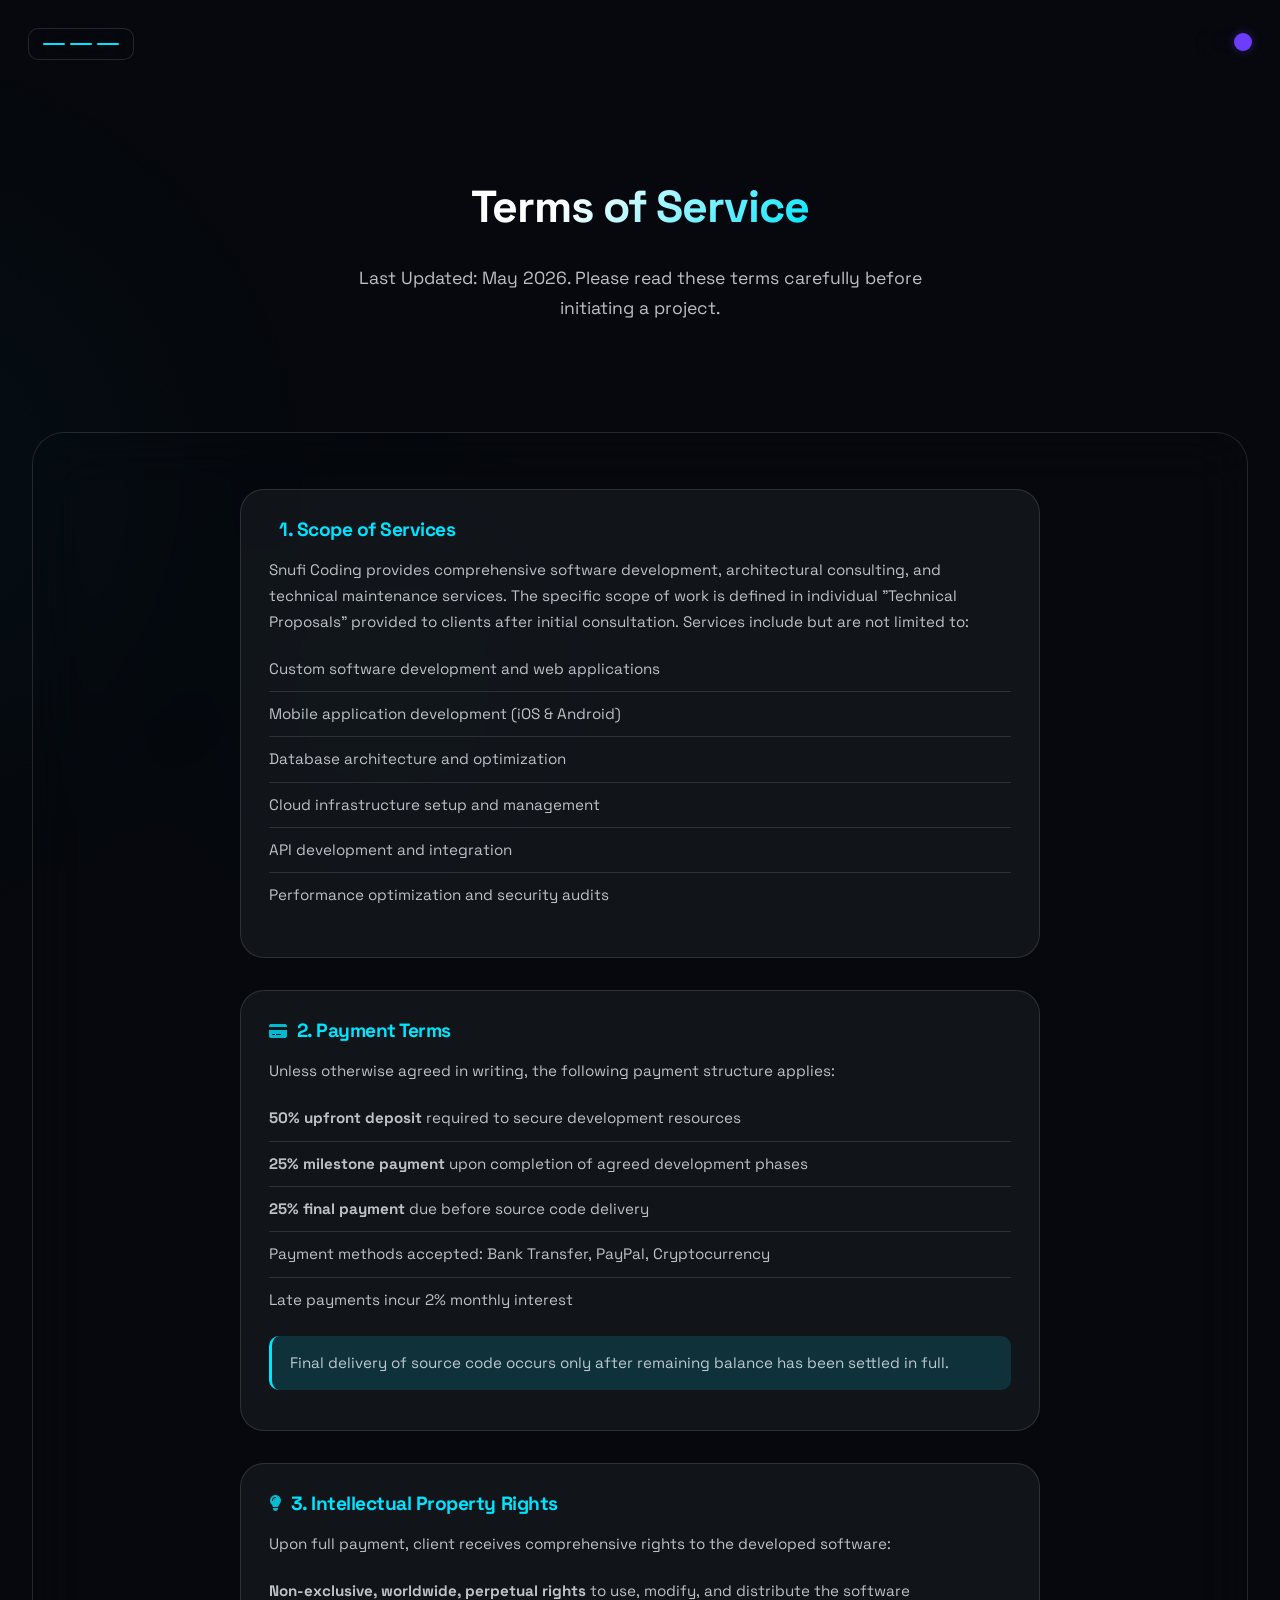
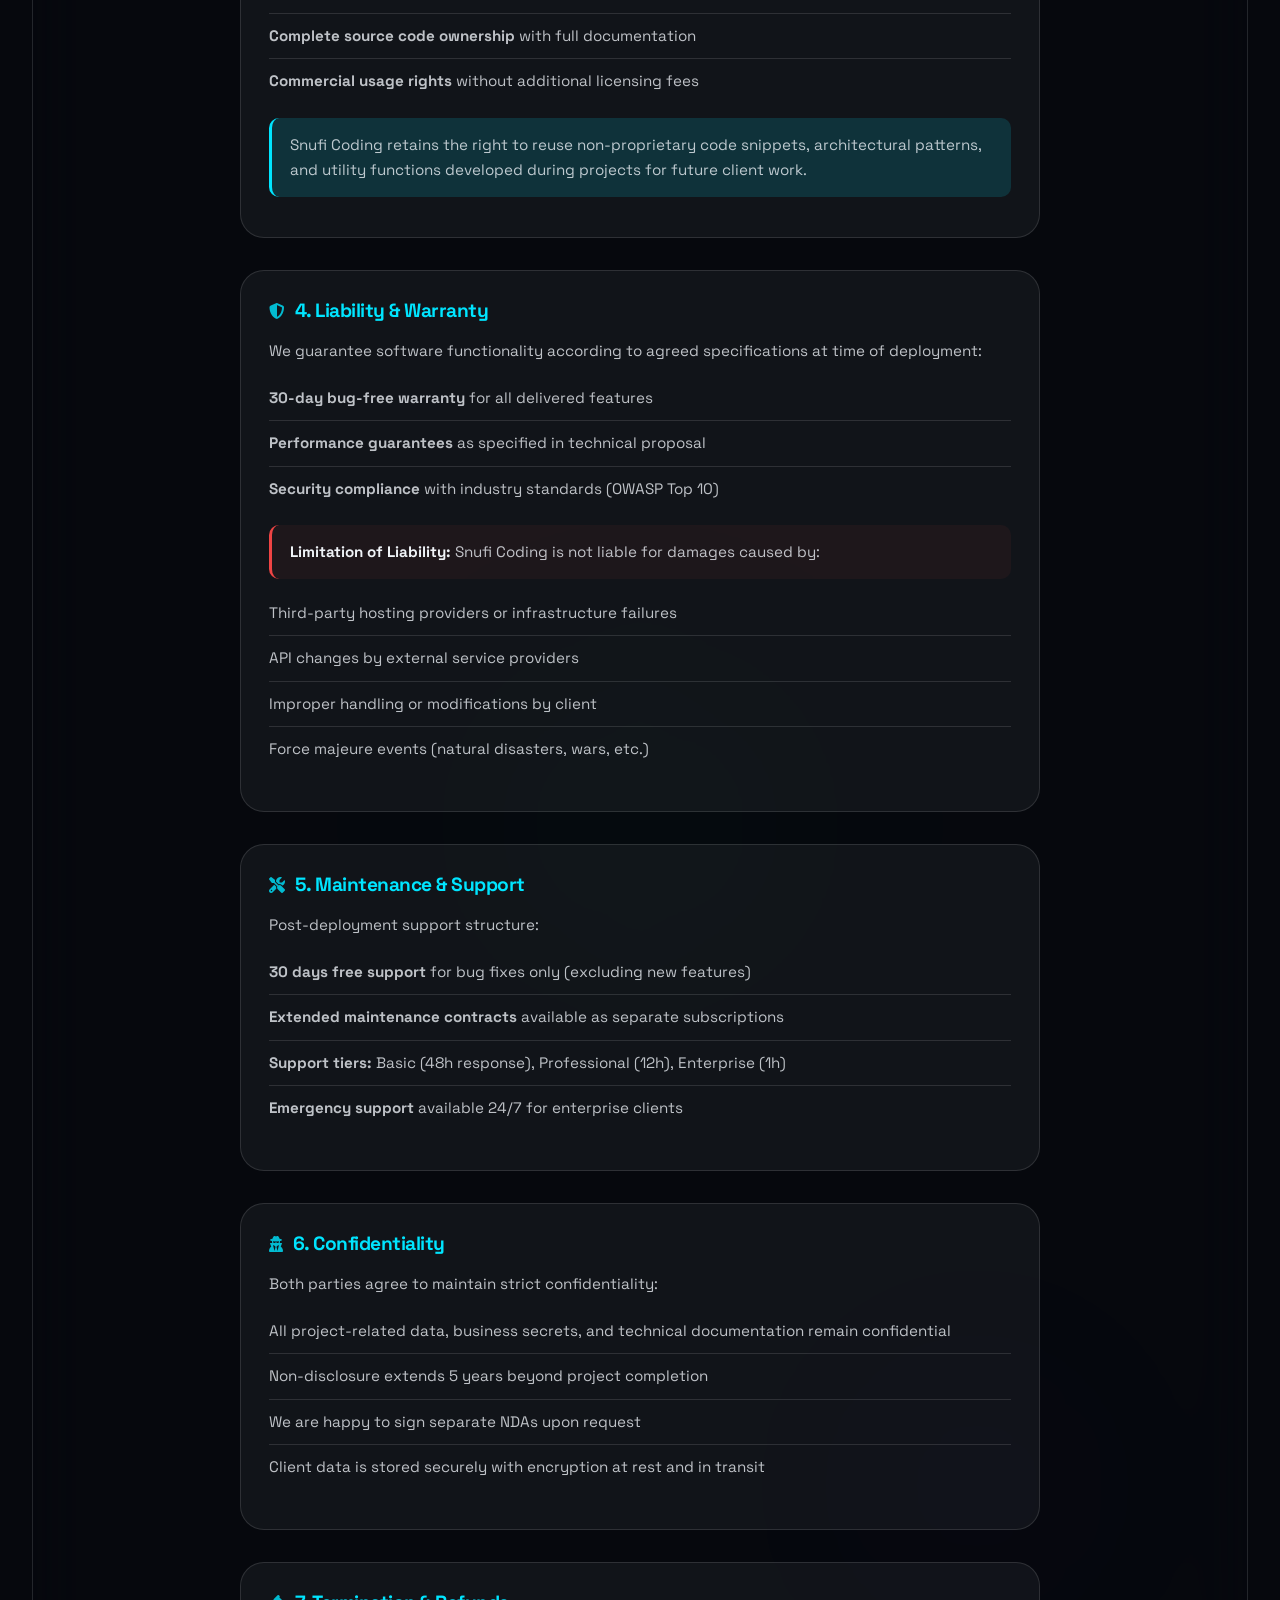
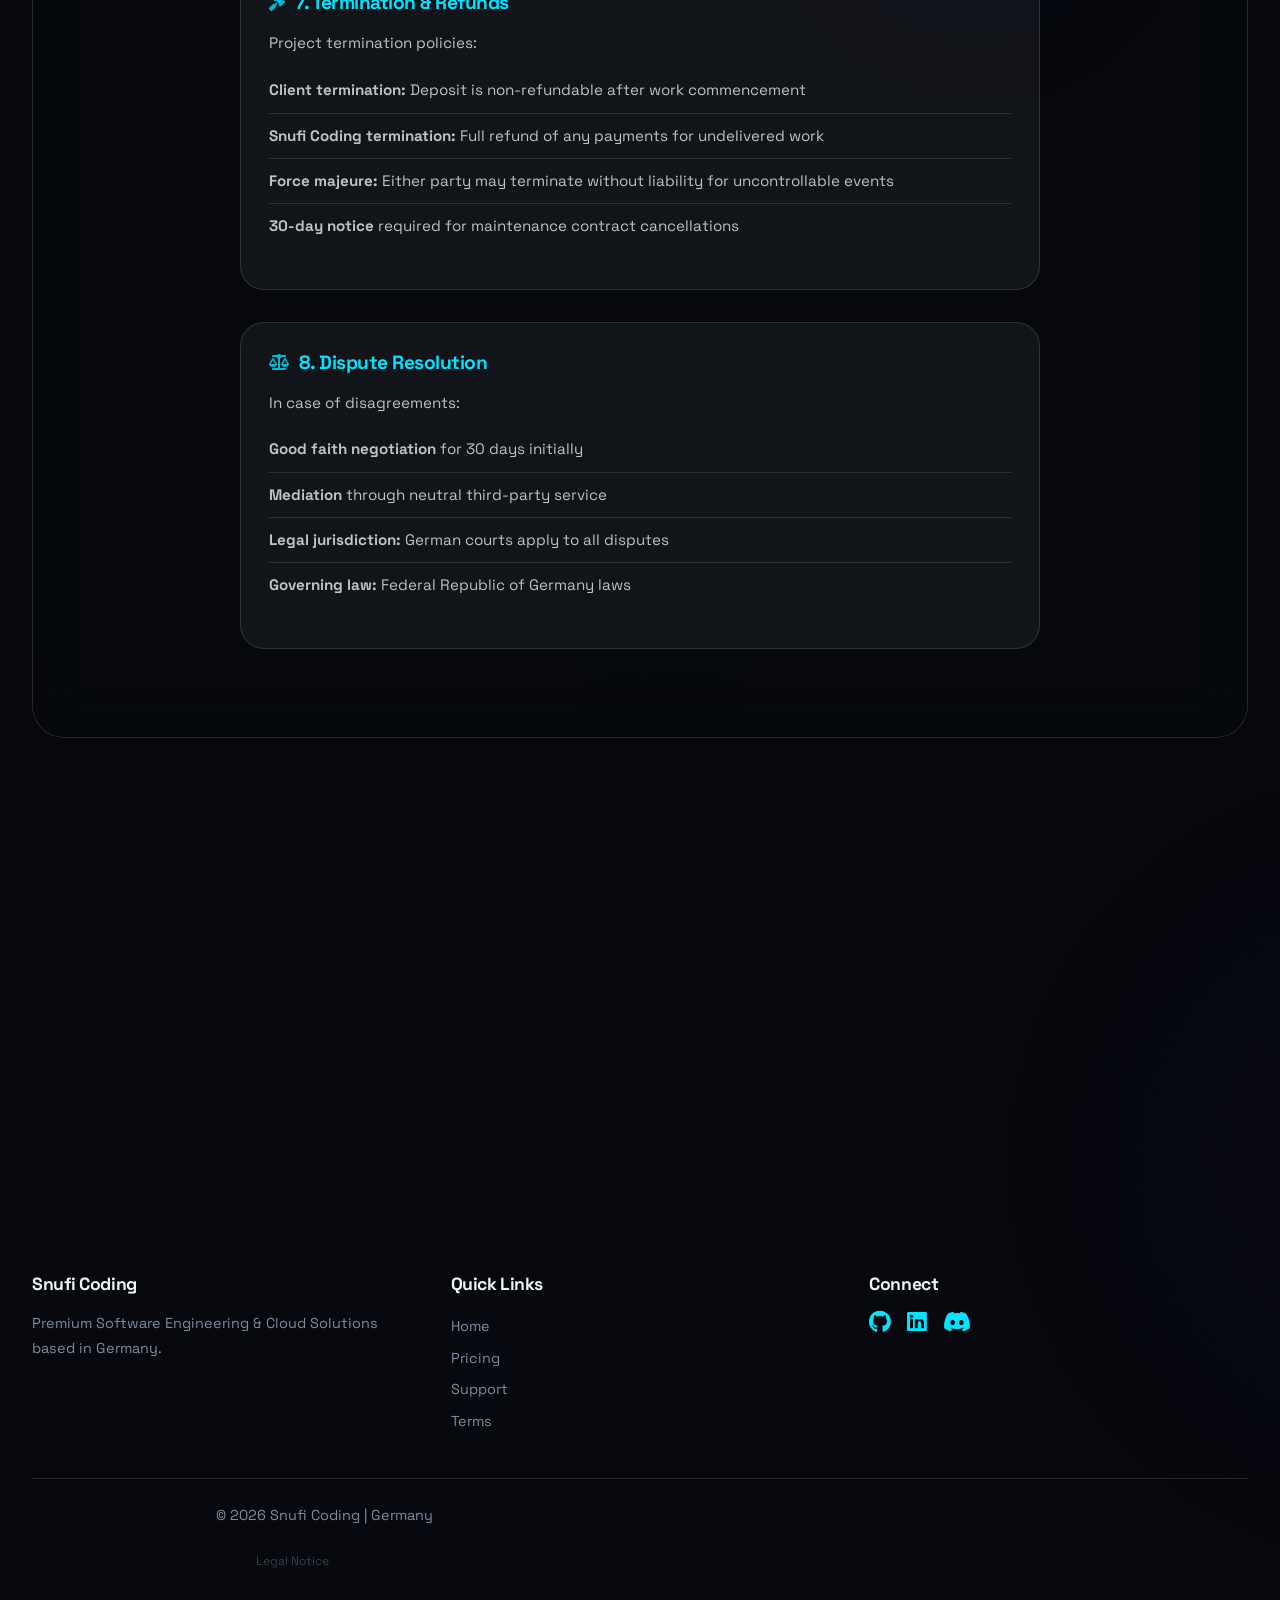
<file: terms.html>
<!DOCTYPE html>
<html lang="en">
<head>
    <meta charset="UTF-8">
    <meta name="viewport" content="width=device-width, initial-scale=1.0">
    <meta name="description" content="Snufi Coding Terms of Service - Legal agreements, payment terms, IP rights, and liability policies.">
    <meta name="theme-color" content="#06080d">
    <title>Terms of Service | Snufi Coding - Legal & Service Agreement</title>
    <link rel="preconnect" href="https://fonts.googleapis.com">
    <link rel="preconnect" href="https://fonts.gstatic.com" crossorigin>
    <link href="https://fonts.googleapis.com/css2?family=Space+Grotesk:wght@300;400;500;600;700;800;900&display=swap" rel="stylesheet">
    <link rel="stylesheet" href="style.css">
    <link rel="stylesheet" href="https://cdnjs.cloudflare.com/ajax/libs/font-awesome/6.4.0/css/all.min.css">
    <style>
        .hero-section { opacity: 1; }
    </style>
</head>
<body>
    
    <div class="theme-toggle dark" id="themeToggle" onclick="toggleTheme()" aria-label="Toggle theme" role="button" tabindex="0">
        <div class="theme-toggle-slider"></div>
    </div>

    
    <button class="menu-btn" onclick="toggleMenu()" aria-label="Toggle navigation" aria-expanded="false">
        <span></span>
        <span></span>
        <span></span>
    </button>

    
    <nav class="sidebar" id="sidebar" aria-label="Main navigation">
        <ul class="nav-links">
            <li><a href="index.html"><i class="fas fa-home"></i> Home</a></li>
            <li><a href="pricing.html"><i class="fas fa-tags"></i> Pricing</a></li>
            <li><a href="support.html"><i class="fas fa-headset"></i> Support Hub</a></li>
            <li><a href="terms.html"><i class="fas fa-file-contract"></i> Terms</a></li>
            <li><a href="impressum.html"><i class="fas fa-info-circle"></i> Legal Notice</a></li>
            <li><hr></li>
            <li><a href="index.html#contact" onclick="toggleMenu()"><i class="fas fa-rocket"></i> Start Project</a></li>
        </ul>
    </nav>
    <div class="bg-mesh"></div>
    <div class="bg-orb bg-orb--1"></div>
    <div class="bg-orb bg-orb--2"></div>
    <div class="bg-orb bg-orb--3"></div>
    <div class="loading-overlay" id="loadingOverlay">
        <div class="loading-spinner"></div>
    </div>

    <div class="container">
        <header class="hero-section">
            <h1 class="section-title reveal">Terms of Service</h1>
            <p class="section-intro reveal">Last Updated: May 2026. Please read these terms carefully before initiating a project.</p>
        </header>
        <section class="glass-card reveal">
            <div class="terms-content">
                <div class="term-section reveal-left">
                    <h3><i class="fas fa-scope"></i> 1. Scope of Services</h3>
                    <p>Snufi Coding provides comprehensive software development, architectural consulting, and technical maintenance services. The specific scope of work is defined in individual "Technical Proposals" provided to clients after initial consultation. Services include but are not limited to:</p>
                    <ul class="terms-list">
                        <li>Custom software development and web applications</li>
                        <li>Mobile application development (iOS & Android)</li>
                        <li>Database architecture and optimization</li>
                        <li>Cloud infrastructure setup and management</li>
                        <li>API development and integration</li>
                        <li>Performance optimization and security audits</li>
                    </ul>
                </div>

                <div class="term-section reveal-right">
                    <h3><i class="fas fa-credit-card"></i> 2. Payment Terms</h3>
                    <p>Unless otherwise agreed in writing, the following payment structure applies:</p>
                    <ul class="terms-list">
                        <li><strong>50% upfront deposit</strong> required to secure development resources</li>
                        <li><strong>25% milestone payment</strong> upon completion of agreed development phases</li>
                        <li><strong>25% final payment</strong> due before source code delivery</li>
                        <li>Payment methods accepted: Bank Transfer, PayPal, Cryptocurrency</li>
                        <li>Late payments incur 2% monthly interest</li>
                    </ul>
                    <p class="terms-note">Final delivery of source code occurs only after remaining balance has been settled in full.</p>
                </div>

                <div class="term-section reveal-left">
                    <h3><i class="fas fa-lightbulb"></i> 3. Intellectual Property Rights</h3>
                    <p>Upon full payment, client receives comprehensive rights to the developed software:</p>
                    <ul class="terms-list">
                        <li><strong>Non-exclusive, worldwide, perpetual rights</strong> to use, modify, and distribute the software</li>
                        <li><strong>Complete source code ownership</strong> with full documentation</li>
                        <li><strong>Commercial usage rights</strong> without additional licensing fees</li>
                    </ul>
                    <p class="terms-note">Snufi Coding retains the right to reuse non-proprietary code snippets, architectural patterns, and utility functions developed during projects for future client work.</p>
                </div>

                <div class="term-section reveal-right">
                    <h3><i class="fas fa-shield-alt"></i> 4. Liability & Warranty</h3>
                    <p>We guarantee software functionality according to agreed specifications at time of deployment:</p>
                    <ul class="terms-list">
                        <li><strong>30-day bug-free warranty</strong> for all delivered features</li>
                        <li><strong>Performance guarantees</strong> as specified in technical proposal</li>
                        <li><strong>Security compliance</strong> with industry standards (OWASP Top 10)</li>
                    </ul>
                    <p class="terms-warning"><strong>Limitation of Liability:</strong> Snufi Coding is not liable for damages caused by:</p>
                    <ul class="terms-list">
                        <li>Third-party hosting providers or infrastructure failures</li>
                        <li>API changes by external service providers</li>
                        <li>Improper handling or modifications by client</li>
                        <li>Force majeure events (natural disasters, wars, etc.)</li>
                    </ul>
                </div>

                <div class="term-section reveal-left">
                    <h3><i class="fas fa-tools"></i> 5. Maintenance & Support</h3>
                    <p>Post-deployment support structure:</p>
                    <ul class="terms-list">
                        <li><strong>30 days free support</strong> for bug fixes only (excluding new features)</li>
                        <li><strong>Extended maintenance contracts</strong> available as separate subscriptions</li>
                        <li><strong>Support tiers:</strong> Basic (48h response), Professional (12h), Enterprise (1h)</li>
                        <li><strong>Emergency support</strong> available 24/7 for enterprise clients</li>
                    </ul>
                </div>

                <div class="term-section reveal-right">
                    <h3><i class="fas fa-user-secret"></i> 6. Confidentiality</h3>
                    <p>Both parties agree to maintain strict confidentiality:</p>
                    <ul class="terms-list">
                        <li>All project-related data, business secrets, and technical documentation remain confidential</li>
                        <li>Non-disclosure extends 5 years beyond project completion</li>
                        <li>We are happy to sign separate NDAs upon request</li>
                        <li>Client data is stored securely with encryption at rest and in transit</li>
                    </ul>
                </div>

                <div class="term-section reveal-left">
                    <h3><i class="fas fa-gavel"></i> 7. Termination & Refunds</h3>
                    <p>Project termination policies:</p>
                    <ul class="terms-list">
                        <li><strong>Client termination:</strong> Deposit is non-refundable after work commencement</li>
                        <li><strong>Snufi Coding termination:</strong> Full refund of any payments for undelivered work</li>
                        <li><strong>Force majeure:</strong> Either party may terminate without liability for uncontrollable events</li>
                        <li><strong>30-day notice</strong> required for maintenance contract cancellations</li>
                    </ul>
                </div>

                <div class="term-section reveal-right">
                    <h3><i class="fas fa-balance-scale"></i> 8. Dispute Resolution</h3>
                    <p>In case of disagreements:</p>
                    <ul class="terms-list">
                        <li><strong>Good faith negotiation</strong> for 30 days initially</li>
                        <li><strong>Mediation</strong> through neutral third-party service</li>
                        <li><strong>Legal jurisdiction:</strong> German courts apply to all disputes</li>
                        <li><strong>Governing law:</strong> Federal Republic of Germany laws</li>
                    </ul>
                </div>
            </div>
        </section>
        <section class="glass-card reveal security-section">
            <h2 class="section-title">Ready to Get Started?</h2>
            <p class="section-intro">By submitting a project request, you acknowledge that you have read, understood, and agree to these terms of service.</p>
            <div class="cta-wrapper">
                <a href="index.html#contact" class="submit-btn animate-glow">Accept Terms & Start Project</a>
                <a href="support.html" class="secondary-btn">Questions? Contact Support</a>
            </div>
        </section>
        <footer>
            <div class="footer-grid">
                <div>
                    <h3>Snufi Coding</h3>
                    <p>Premium Software Engineering & Cloud Solutions based in Germany.</p>
                </div>
                <div>
                    <h3>Quick Links</h3>
                    <ul>
                        <li><a href="index.html">Home</a></li>
                        <li><a href="pricing.html">Pricing</a></li>
                        <li><a href="support.html">Support</a></li>
                        <li><a href="terms.html">Terms</a></li>
                    </ul>
                </div>
                <div>
                    <h3>Connect</h3>
                    <div class="social-links">
                        <a href="https://github.com/itzsnufi" target="_blank" rel="noopener noreferrer" aria-label="GitHub"><i class="fab fa-github"></i></a>
                        <a href="https://www.linkedin.com/in/jan-lukas-snufi-5718943a3/?isSelfProfile=true" target="_blank" rel="noopener noreferrer" aria-label="LinkedIn"><i class="fab fa-linkedin"></i></a>
                        <a href="https://discord.gg/BYdf7BU8ZA" target="_blank" rel="noopener noreferrer" aria-label="Discord"><i class="fab fa-discord"></i></a>
                    </div>
                </div>
            </div>

            <hr>
            <p class="copyright">&copy; 2026 Snufi Coding | Germany</p>
            <p class="footer-legal">
                <a href="impressum.html">Legal Notice</a>
            </p>
        </footer>
    </div>

    <script src="script.js"></script>
</body>
</html>
</file>
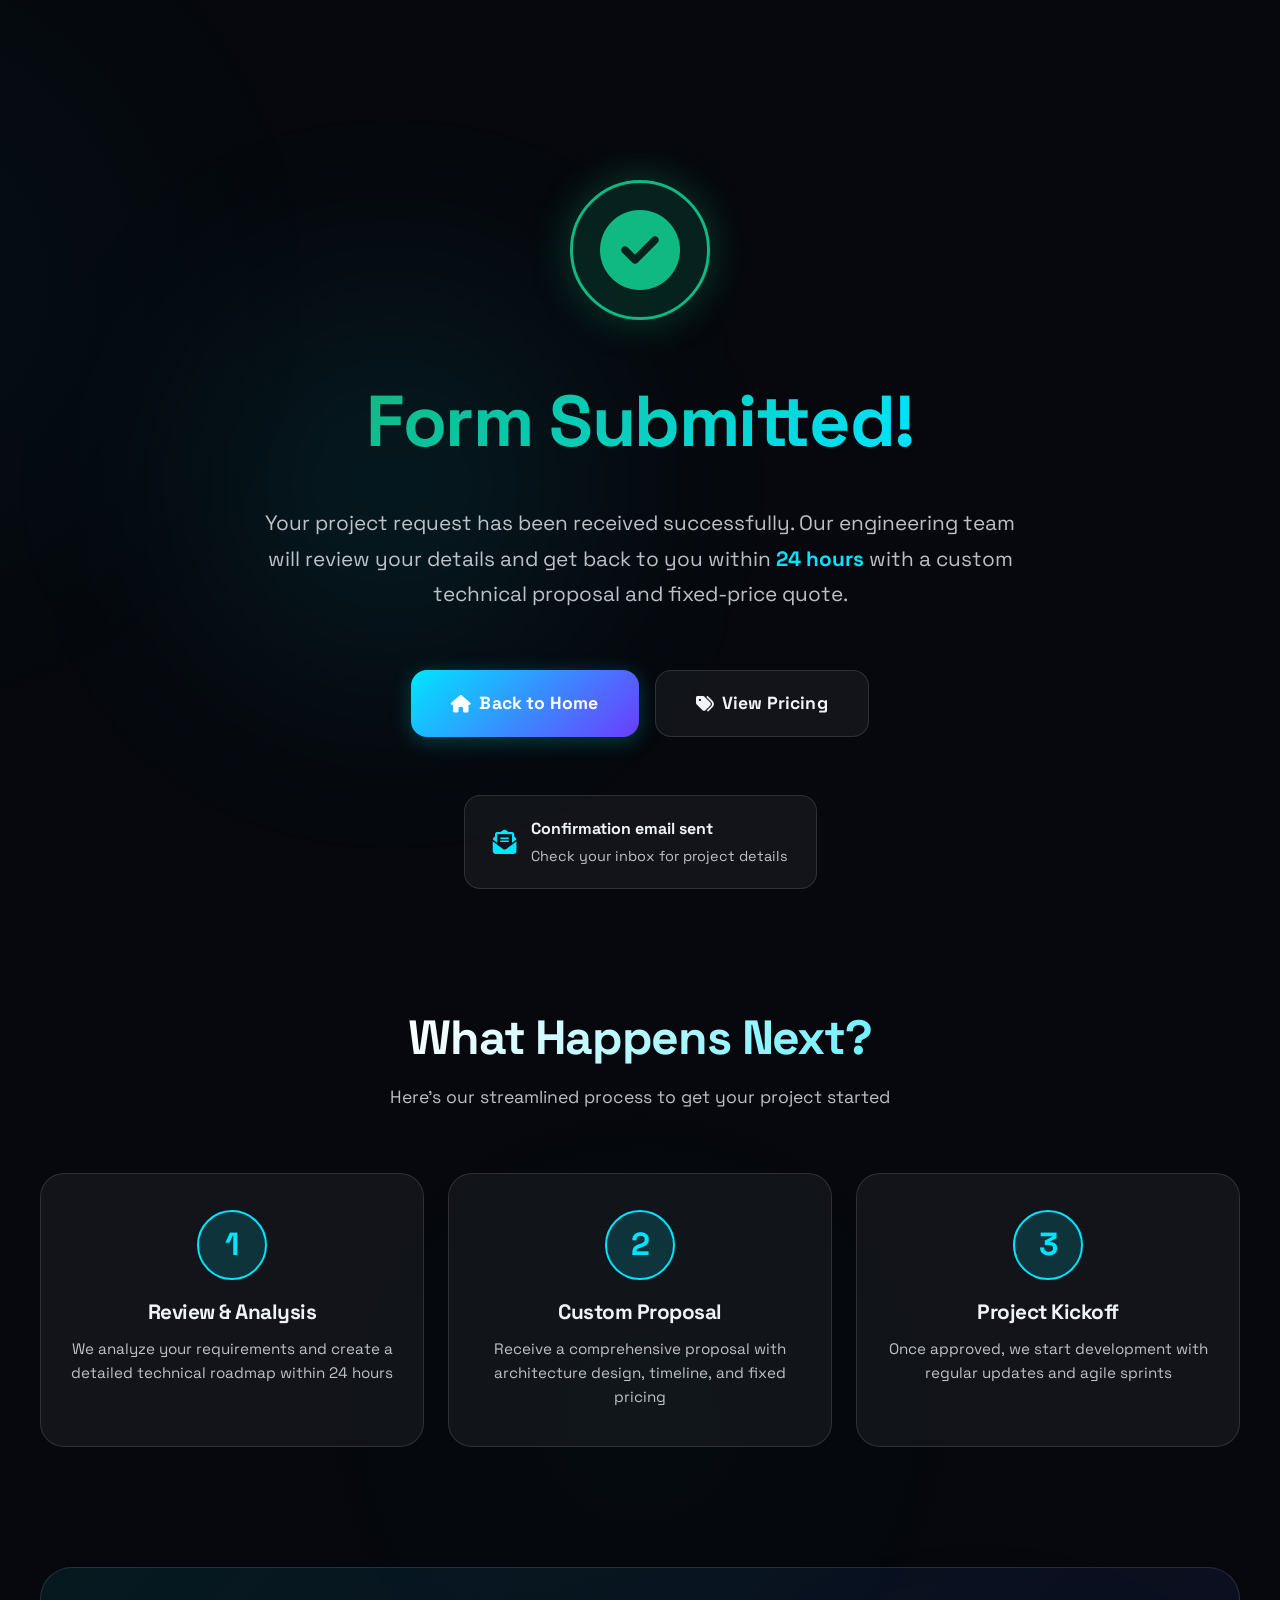
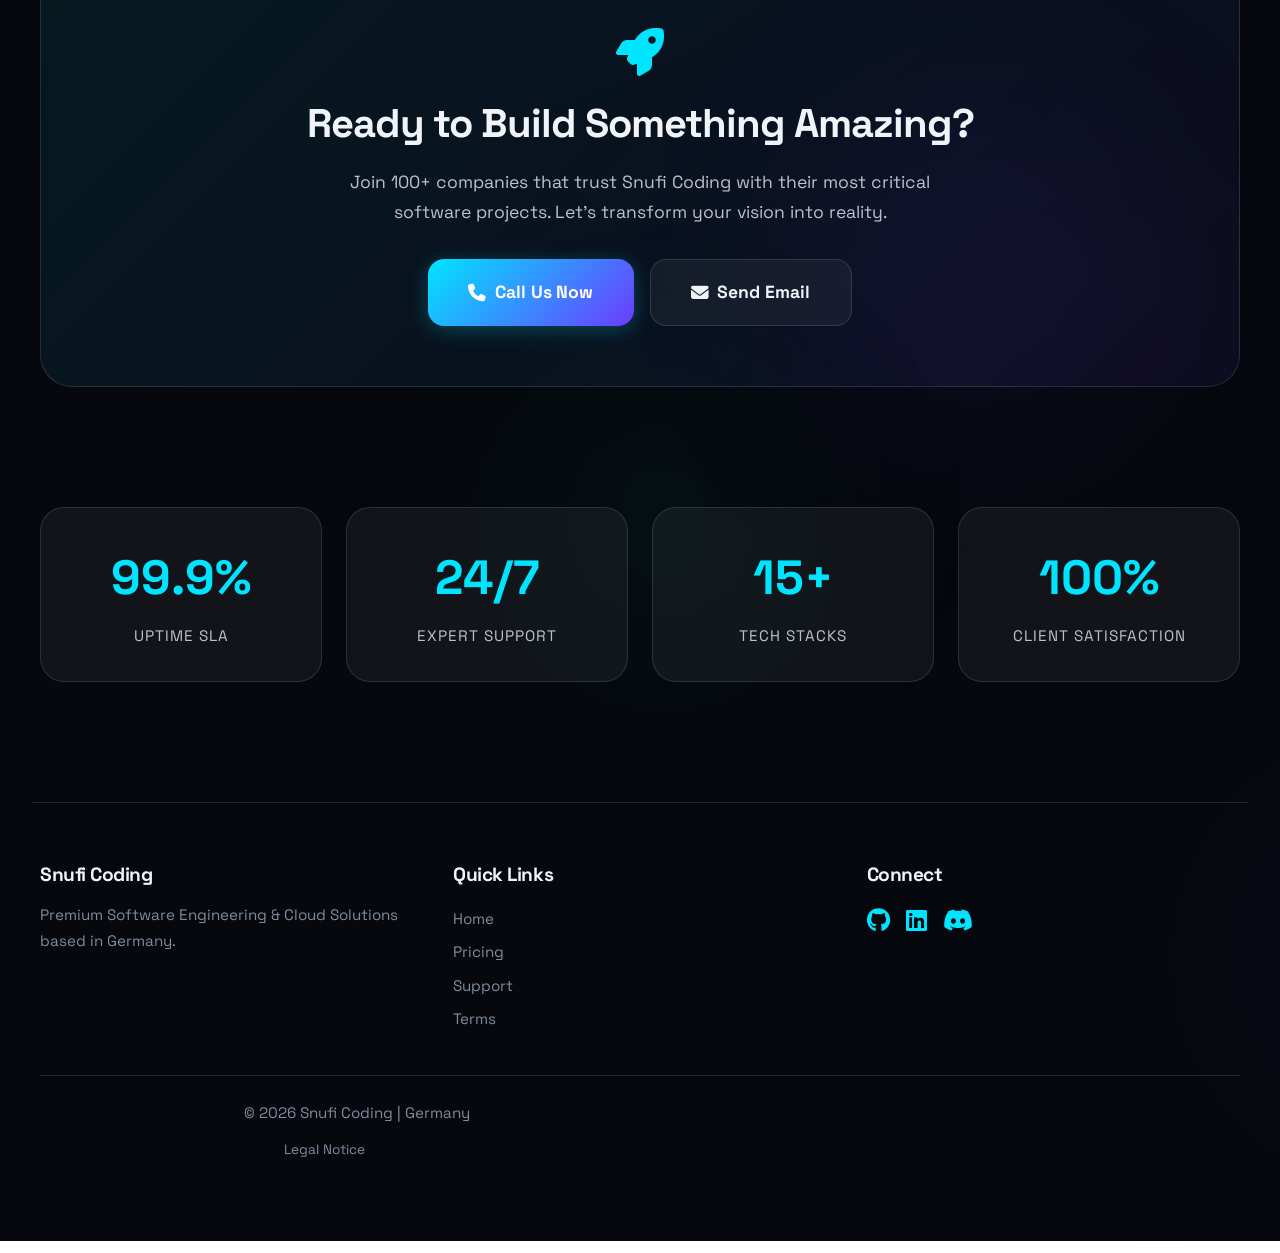
<file: thank-you.html>
<!DOCTYPE html>
<html lang="en">
<head>
    <meta charset="UTF-8">
    <meta name="viewport" content="width=device-width, initial-scale=1.0">
    <meta name="description" content="Thank you for contacting Snufi Coding">
    <meta name="theme-color" content="#06080d">
    <title>Thank You | Snufi Coding</title>
    <link rel="preconnect" href="https://fonts.googleapis.com">
    <link rel="preconnect" href="https://fonts.gstatic.com" crossorigin>
    <link href="https://fonts.googleapis.com/css2?family=Space+Grotesk:wght@300;400;500;600;700;800;900&display=swap" rel="stylesheet">
    <link rel="stylesheet" href="style.css">
    <link rel="stylesheet" href="https://cdnjs.cloudflare.com/ajax/libs/font-awesome/6.4.0/css/all.min.css">
    <style>
        * { opacity: 1 !important; transform: none !important; visibility: visible !important; }
    </style>
</head>
<body>
    <div class="bg-mesh"></div>
    <div class="bg-orb bg-orb--1"></div>
    <div class="bg-orb bg-orb--2"></div>
    <div class="bg-orb bg-orb--3"></div>

    <div class="container">
        
        <header class="hero-section" style="min-height: 60vh; display: flex; flex-direction: column; justify-content: center; align-items: center; text-align: center; padding: 100px 0 60px;">
            <div style="width: 140px; height: 140px; border-radius: 50%; background: rgba(16, 185, 129, 0.15); border: 3px solid #10b981; display: flex; align-items: center; justify-content: center; margin-bottom: 40px; animation: bounce-in 0.6s cubic-bezier(0.34, 1.56, 0.64, 1); box-shadow: 0 0 40px rgba(16, 185, 129, 0.3);">
                <i class="fas fa-check-circle" style="font-size: 5rem; color: #10b981;"></i>
            </div>
            
            <h1 style="font-size: clamp(2.5rem, 6vw, 4.5rem); font-weight: 900; margin-bottom: 24px; background: linear-gradient(135deg, #10b981, #00e5ff); -webkit-background-clip: text; background-clip: text; -webkit-text-fill-color: transparent; letter-spacing: -0.02em;">
                Form Submitted!
            </h1>
            
            <p style="font-size: 1.3rem; color: var(--text-secondary); max-width: 750px; margin: 0 auto 40px; line-height: 1.7;">
                Your project request has been received successfully. Our engineering team will review your details and get back to you within <strong style="color: var(--primary);">24 hours</strong> with a custom technical proposal and fixed-price quote.
            </p>

            <div style="display: flex; gap: 16px; justify-content: center; flex-wrap: wrap; margin-bottom: 40px;">
                <a href="index.html" class="submit-btn animate-glow" style="font-size: 1.1rem; padding: 18px 40px;">
                    <i class="fas fa-home"></i> Back to Home
                </a>
                <a href="pricing.html" class="secondary-btn" style="font-size: 1.1rem; padding: 18px 40px;">
                    <i class="fas fa-tags"></i> View Pricing
                </a>
            </div>

            <div style="padding: 20px 28px; background: var(--glass); border-radius: var(--radius-md); border: 1px solid var(--border); max-width: 550px; display: flex; align-items: center; gap: 14px;">
                <i class="fas fa-envelope-open-text" style="font-size: 1.5rem; color: var(--primary);"></i>
                <div style="text-align: left;">
                    <div style="font-weight: 700; color: var(--text); margin-bottom: 4px;">Confirmation email sent</div>
                    <div style="font-size: 0.9rem; color: var(--text-secondary);">Check your inbox for project details</div>
                </div>
            </div>
        </header>

        
        <section style="padding: 60px 0; max-width: 1200px; margin: 0 auto;">
            <h2 style="text-align: center; font-size: clamp(2rem, 4vw, 3rem); font-weight: 800; margin-bottom: 16px; background: linear-gradient(135deg, #ffffff 30%, var(--primary) 100%); -webkit-background-clip: text; background-clip: text; -webkit-text-fill-color: transparent;">
                What Happens Next?
            </h2>
            <p style="text-align: center; color: var(--text-secondary); font-size: 1.1rem; max-width: 600px; margin: 0 auto 60px;">
                Here's our streamlined process to get your project started
            </p>

            <div style="display: grid; grid-template-columns: repeat(auto-fit, minmax(280px, 1fr)); gap: 24px;">
                <div style="background: var(--glass); border: 1px solid var(--border); border-radius: var(--radius-lg); padding: 36px 28px; text-align: center; transition: all 0.4s ease;">
                    <div style="width: 70px; height: 70px; border-radius: 50%; background: var(--primary-dim); border: 2px solid var(--primary); display: flex; align-items: center; justify-content: center; margin: 0 auto 20px; font-size: 2rem; color: var(--primary); font-weight: 800;">
                        1
                    </div>
                    <h3 style="font-size: 1.3rem; margin-bottom: 12px; color: var(--text);">Review & Analysis</h3>
                    <p style="color: var(--text-secondary); font-size: 0.95rem; line-height: 1.6;">We analyze your requirements and create a detailed technical roadmap within 24 hours</p>
                </div>

                <div style="background: var(--glass); border: 1px solid var(--border); border-radius: var(--radius-lg); padding: 36px 28px; text-align: center; transition: all 0.4s ease;">
                    <div style="width: 70px; height: 70px; border-radius: 50%; background: var(--primary-dim); border: 2px solid var(--primary); display: flex; align-items: center; justify-content: center; margin: 0 auto 20px; font-size: 2rem; color: var(--primary); font-weight: 800;">
                        2
                    </div>
                    <h3 style="font-size: 1.3rem; margin-bottom: 12px; color: var(--text);">Custom Proposal</h3>
                    <p style="color: var(--text-secondary); font-size: 0.95rem; line-height: 1.6;">Receive a comprehensive proposal with architecture design, timeline, and fixed pricing</p>
                </div>

                <div style="background: var(--glass); border: 1px solid var(--border); border-radius: var(--radius-lg); padding: 36px 28px; text-align: center; transition: all 0.4s ease;">
                    <div style="width: 70px; height: 70px; border-radius: 50%; background: var(--primary-dim); border: 2px solid var(--primary); display: flex; align-items: center; justify-content: center; margin: 0 auto 20px; font-size: 2rem; color: var(--primary); font-weight: 800;">
                        3
                    </div>
                    <h3 style="font-size: 1.3rem; margin-bottom: 12px; color: var(--text);">Project Kickoff</h3>
                    <p style="color: var(--text-secondary); font-size: 0.95rem; line-height: 1.6;">Once approved, we start development with regular updates and agile sprints</p>
                </div>
            </div>
        </section>

        
        <section style="padding: 60px 0; max-width: 1200px; margin: 0 auto;">
            <div style="background: linear-gradient(135deg, rgba(0, 229, 255, 0.08), rgba(108, 60, 255, 0.08)); border: 1px solid var(--border); border-radius: var(--radius-xl); padding: 60px 40px; text-align: center;">
                <i class="fas fa-rocket" style="font-size: 3rem; color: var(--primary); margin-bottom: 24px;"></i>
                <h2 style="font-size: clamp(1.8rem, 4vw, 2.5rem); font-weight: 800; margin-bottom: 20px; color: var(--text);">
                    Ready to Build Something Amazing?
                </h2>
                <p style="font-size: 1.1rem; color: var(--text-secondary); max-width: 650px; margin: 0 auto 32px; line-height: 1.7;">
                    Join 100+ companies that trust Snufi Coding with their most critical software projects. Let's transform your vision into reality.
                </p>
                <div style="display: flex; gap: 16px; justify-content: center; flex-wrap: wrap;">
                    <a href="tel:+4917623252817" class="submit-btn" style="font-size: 1.1rem; padding: 18px 40px;">
                        <i class="fas fa-phone"></i> Call Us Now
                    </a>
                    <a href="mailto:developersnufi@gmail.com" class="secondary-btn" style="font-size: 1.1rem; padding: 18px 40px;">
                        <i class="fas fa-envelope"></i> Send Email
                    </a>
                </div>
            </div>
        </section>

        
        <section style="padding: 60px 0; max-width: 1200px; margin: 0 auto;">
            <div style="display: grid; grid-template-columns: repeat(auto-fit, minmax(200px, 1fr)); gap: 24px;">
                <div style="background: var(--glass); border: 1px solid var(--border); border-radius: var(--radius-lg); padding: 32px 24px; text-align: center;">
                    <div style="font-size: 3rem; font-weight: 900; color: var(--primary); margin-bottom: 8px;">99.9%</div>
                    <div style="font-size: 0.95rem; color: var(--text-secondary); text-transform: uppercase; letter-spacing: 1px;">Uptime SLA</div>
                </div>
                <div style="background: var(--glass); border: 1px solid var(--border); border-radius: var(--radius-lg); padding: 32px 24px; text-align: center;">
                    <div style="font-size: 3rem; font-weight: 900; color: var(--primary); margin-bottom: 8px;">24/7</div>
                    <div style="font-size: 0.95rem; color: var(--text-secondary); text-transform: uppercase; letter-spacing: 1px;">Expert Support</div>
                </div>
                <div style="background: var(--glass); border: 1px solid var(--border); border-radius: var(--radius-lg); padding: 32px 24px; text-align: center;">
                    <div style="font-size: 3rem; font-weight: 900; color: var(--primary); margin-bottom: 8px;">15+</div>
                    <div style="font-size: 0.95rem; color: var(--text-secondary); text-transform: uppercase; letter-spacing: 1px;">Tech Stacks</div>
                </div>
                <div style="background: var(--glass); border: 1px solid var(--border); border-radius: var(--radius-lg); padding: 32px 24px; text-align: center;">
                    <div style="font-size: 3rem; font-weight: 900; color: var(--primary); margin-bottom: 8px;">100%</div>
                    <div style="font-size: 0.95rem; color: var(--text-secondary); text-transform: uppercase; letter-spacing: 1px;">Client Satisfaction</div>
                </div>
            </div>
        </section>

        
        <footer style="padding: 60px 0 40px; text-align: center; border-top: 1px solid var(--border); margin-top: 60px;">
            <div style="display: grid; grid-template-columns: repeat(auto-fit, minmax(200px, 1fr)); gap: 40px; text-align: left; margin-bottom: 40px; max-width: 1200px; margin-left: auto; margin-right: auto;">
                <div>
                    <h3 style="color: var(--text); margin-bottom: 16px; font-size: 1.2rem;">Snufi Coding</h3>
                    <p style="font-size: 0.95rem; color: var(--text-muted); line-height: 1.7;">Premium Software Engineering & Cloud Solutions based in Germany.</p>
                </div>
                <div>
                    <h3 style="color: var(--text); margin-bottom: 16px; font-size: 1.2rem;">Quick Links</h3>
                    <ul style="list-style: none; font-size: 0.95rem; line-height: 2.2;">
                        <li><a href="index.html" style="color: var(--text-muted); text-decoration: none; transition: color 0.3s;">Home</a></li>
                        <li><a href="pricing.html" style="color: var(--text-muted); text-decoration: none; transition: color 0.3s;">Pricing</a></li>
                        <li><a href="support.html" style="color: var(--text-muted); text-decoration: none; transition: color 0.3s;">Support</a></li>
                        <li><a href="terms.html" style="color: var(--text-muted); text-decoration: none; transition: color 0.3s;">Terms</a></li>
                    </ul>
                </div>
                <div>
                    <h3 style="color: var(--text); margin-bottom: 16px; font-size: 1.2rem;">Connect</h3>
                    <div style="display: flex; gap: 16px; margin-top: 16px;">
                        <a href="https://github.com/itzsnufi" target="_blank" rel="noopener noreferrer" aria-label="GitHub" style="color: var(--primary); font-size: 1.5rem; transition: all 0.3s;"><i class="fab fa-github"></i></a>
                        <a href="https://www.linkedin.com/in/jan-lukas-snufi-5718943a3/?isSelfProfile=true" target="_blank" rel="noopener noreferrer" aria-label="LinkedIn" style="color: var(--primary); font-size: 1.5rem; transition: all 0.3s;"><i class="fab fa-linkedin"></i></a>
                        <a href="https://discord.gg/BYdf7BU8ZA" target="_blank" rel="noopener noreferrer" aria-label="Discord" style="color: var(--primary); font-size: 1.5rem; transition: all 0.3s;"><i class="fab fa-discord"></i></a>
                    </div>
                </div>
            </div>

            <hr style="border: 0; border-top: 1px solid var(--border); margin: 0 0 24px; max-width: 1200px; margin-left: auto; margin-right: auto;">
            <p style="font-size: 0.95rem; color: var(--text-muted); margin-bottom: 12px;">&copy; 2026 Snufi Coding | Germany</p>
            <p style="font-size: 0.85rem; color: var(--text-muted);">
                <a href="impressum.html" style="color: var(--text-muted); text-decoration: none;">Legal Notice</a>
            </p>
        </footer>
    </div>

    <script>
        window.addEventListener('DOMContentLoaded', function() {
            const colors = ['#00e5ff', '#6c3cff', '#10b981', '#f59e0b'];
            const fragment = document.createDocumentFragment();

            for (let i = 0; i < 40; i++) {
                const c = document.createElement('div');
                c.className = 'confetti';
                c.style.left = Math.random() * 100 + '%';
                c.style.background = colors[i % colors.length];
                c.style.animationDelay = Math.random() * 0.4 + 's';
                c.style.width = (6 + Math.random() * 6) + 'px';
                c.style.height = c.style.width;
                c.style.borderRadius = Math.random() > 0.5 ? '50%' : '2px';
                fragment.appendChild(c);
            }

            document.body.appendChild(fragment);
            setTimeout(() => {
                const confetti = document.querySelectorAll('.confetti');
                confetti.forEach(c => c.remove());
            }, 3500);
        });
    </script>
</body>
</html>
</file>
<file: style.css>
:root {
  --primary: #00e5ff;
  --primary-dim: rgba(0, 229, 255, 0.15);
  --primary-glow: rgba(0, 229, 255, 0.4);
  --secondary: #6c3cff;
  --secondary-dim: rgba(108, 60, 255, 0.15);
  --accent: #10b981;
  --accent-dim: rgba(16, 185, 129, 0.15);
  --danger: #ef4444;
  --bg: #06080d;
  --bg-elevated: #0c1018;
  --card: rgba(12, 16, 24, 0.16);
  --card-hover: rgba(16, 22, 32, 0.24);
  --text: #f0f4f8;
  --text-secondary: rgba(240, 244, 248, 0.78);
  --text-muted: rgba(148, 163, 184, 0.85);
  --glass: rgba(255, 255, 255, 0.05);
  --glass-hover: rgba(255, 255, 255, 0.08);
  --border: rgba(255, 255, 255, 0.12);
  --border-hover: rgba(0, 229, 255, 0.12);
  --gradient-primary: linear-gradient(135deg, var(--primary), var(--secondary));
  --gradient-subtle: linear-gradient(135deg, rgba(0, 229, 255, 0.1), rgba(108, 60, 255, 0.1));
  --shadow-sm: 0 2px 8px rgba(0, 0, 0, 0.3);
  --shadow-md: 0 8px 32px rgba(0, 0, 0, 0.4);
  --shadow-lg: 0 16px 64px rgba(0, 0, 0, 0.5);
  --shadow-glow: 0 0 30px rgba(0, 229, 255, 0.15);
  --radius-sm: 10px;
  --radius-md: 16px;
  --radius-lg: 24px;
  --radius-xl: 32px;
  --transition-fast: 0.2s cubic-bezier(0.4, 0, 0.2, 1);
  --transition-smooth: 0.4s cubic-bezier(0.25, 0.46, 0.45, 0.94);
  --transition-bounce: 0.5s cubic-bezier(0.34, 1.56, 0.64, 1);
}

body.light-theme {
  --bg: #f8fafc;
  --bg-elevated: #ffffff;
  --card: rgba(255, 255, 255, 0.9);
  --card-hover: rgba(255, 255, 255, 0.95);
  --text: #0f172a;
  --text-secondary: #475569;
  --text-muted: #94a3b8;
  --glass: rgba(0, 0, 0, 0.02);
  --glass-hover: rgba(0, 0, 0, 0.04);
  --border: rgba(0, 0, 0, 0.08);
  --border-hover: rgba(108, 60, 255, 0.3);
  --shadow-sm: 0 2px 8px rgba(0, 0, 0, 0.06);
  --shadow-md: 0 8px 32px rgba(0, 0, 0, 0.08);
  --shadow-lg: 0 16px 64px rgba(0, 0, 0, 0.1);
  --shadow-glow: 0 0 30px rgba(108, 60, 255, 0.1);
}

*, *::before, *::after {
  box-sizing: border-box;
  margin: 0;
  padding: 0;
}

html {
  scroll-behavior: smooth;
  -webkit-text-size-adjust: 100%;
  text-size-adjust: 100%;
  scroll-padding-top: 80px;
}


::-webkit-scrollbar {
  width: 8px;
}

::-webkit-scrollbar-track {
  background: var(--bg);
}

::-webkit-scrollbar-thumb {
  background: rgba(0, 229, 255, 0.2);
  border-radius: 4px;
}

::-webkit-scrollbar-thumb:hover {
  background: rgba(0, 229, 255, 0.35);
}


img {
  opacity: 1;
  transition: opacity 0.3s ease;
}

img[loading="lazy"] {
  opacity: 0;
}

img[loading="lazy"].loaded {
  opacity: 1;
}

body {
  background: var(--bg);
  color: var(--text);
  font-family: 'Space Grotesk', system-ui, -apple-system, sans-serif;
  line-height: 1.6;
  overflow-x: hidden;
  -webkit-font-smoothing: antialiased;
  -moz-osx-font-smoothing: grayscale;
  contain: layout style;
}

h1, h2, h3, h4 {
  letter-spacing: -0.025em;
  line-height: 1.2;
  font-weight: 700;
}

p {
  line-height: 1.7;
  max-width: 65ch;
}

a {
  color: inherit;
  text-decoration: none;
}

.bg-mesh {
  position: fixed;
  inset: 0;
  z-index: -2;
  overflow: hidden;
  pointer-events: none;
}

.bg-mesh::before {
  content: '';
  position: absolute;
  top: -50%;
  left: -50%;
  width: 200%;
  height: 200%;
  background:
    radial-gradient(ellipse 700px 700px at 20% 30%, rgba(0, 229, 255, 0.035) 0%, transparent 65%),
    radial-gradient(ellipse 650px 650px at 80% 70%, rgba(108, 60, 255, 0.03) 0%, transparent 65%),
    radial-gradient(ellipse 520px 520px at 50% 50%, rgba(16, 185, 129, 0.02) 0%, transparent 65%);
  animation: meshFloat 32s ease-in-out infinite alternate;
  will-change: transform;
}

@keyframes meshFloat {
  0% { transform: translate(0, 0) rotate(0deg); }
  33% { transform: translate(30px, -30px) rotate(1deg); }
  66% { transform: translate(-20px, 20px) rotate(-1deg); }
  100% { transform: translate(10px, -10px) rotate(0.5deg); }
}


.bg-orb {
  position: fixed;
  border-radius: 50%;
  filter: blur(100px);
  opacity: 0.22;
  pointer-events: none;
  z-index: -1;
  will-change: transform;
}

.bg-orb--1 {
  width: 400px;
  height: 400px;
  background: rgba(0, 229, 255, 0.08);
  top: 10%;
  left: 15%;
  animation: orbFloat1 20s ease-in-out infinite alternate;
}

.bg-orb--2 {
  width: 350px;
  height: 350px;
  background: rgba(108, 60, 255, 0.07);
  top: 60%;
  right: 10%;
  animation: orbFloat2 22s ease-in-out infinite alternate;
}

.bg-orb--3 {
  width: 300px;
  height: 300px;
  background: rgba(16, 185, 129, 0.05);
  bottom: 20%;
  left: 40%;
  animation: orbFloat3 18s ease-in-out infinite alternate;
}

@keyframes orbFloat1 {
  0% { transform: translate(0, 0) scale(1); }
  50% { transform: translate(60px, -40px) scale(1.1); }
  100% { transform: translate(-30px, 30px) scale(0.95); }
}

@keyframes orbFloat2 {
  0% { transform: translate(0, 0) scale(1); }
  50% { transform: translate(-50px, 40px) scale(1.05); }
  100% { transform: translate(40px, -20px) scale(0.9); }
}

@keyframes orbFloat3 {
  0% { transform: translate(0, 0) scale(1); }
  50% { transform: translate(40px, -50px) scale(1.08); }
  100% { transform: translate(-20px, 20px) scale(0.92); }
}

.container {
  max-width: 1400px;
  margin: 0 auto;
  padding: 80px 32px 40px;
}

.glass-card {
  background: var(--card);
  border: 1px solid var(--border);
  border-radius: var(--radius-xl);
  padding: 56px;
  margin-bottom: 52px;
  backdrop-filter: blur(30px);
  -webkit-backdrop-filter: blur(30px);
  transition: transform var(--transition-smooth), border-color var(--transition-smooth), box-shadow var(--transition-smooth), background var(--transition-smooth);
  will-change: transform;
  contain: content;
}

.glass-card:hover {
  transform: translateY(-3px);
  background: rgba(16, 22, 32, 0.22);
  border-color: rgba(255, 255, 255, 0.16);
  box-shadow: 0 14px 46px rgba(0, 229, 255, 0.12);
}

.section-title {
  text-align: center;
  font-size: clamp(1.8rem, 4vw, 2.8rem);
  margin-bottom: 12px;
  font-weight: 800;
  background: linear-gradient(135deg, #ffffff 30%, var(--primary) 100%);
  -webkit-background-clip: text;
  background-clip: text;
  -webkit-text-fill-color: transparent;
}

.light-theme .section-title {
  background: linear-gradient(135deg, #0f172a 30%, var(--secondary) 100%);
  -webkit-background-clip: text;
  background-clip: text;
  -webkit-text-fill-color: transparent;
}

.section-intro {
  text-align: center;
  color: var(--text-secondary);
  font-size: 1.1rem;
  max-width: 600px;
  margin: 0 auto 48px;
  line-height: 1.7;
}

.hero-section {
  display: flex;
  flex-direction: column;
  align-items: center;
  text-align: center;
  padding: 100px 0 60px;
  position: relative;
  gap: 18px;
}

.logo {
  font-size: clamp(3rem, 8vw, 5rem);
  font-weight: 900;
  color: var(--primary);
  display: inline-block;
  position: relative;
  letter-spacing: -0.03em;
  line-height: 1;
  margin-bottom: 12px;
}

.logo::after {
  content: '';
  position: absolute;
  bottom: -4px;
  left: 0;
  width: 100%;
  height: 3px;
  background: var(--gradient-primary);
  border-radius: 2px;
  transform: scaleX(0);
  transform-origin: left;
  animation: logoLine 1s ease-out 0.8s forwards;
}

@keyframes logoLine {
  to { transform: scaleX(1); }
}

.logo span {
  color: var(--text);
}

.subtitle {
  letter-spacing: 8px;
  text-transform: uppercase;
  font-size: 0.95rem;
  font-weight: 600;
  color: rgba(240, 244, 248, 0.78);
  margin-bottom: 22px;
  opacity: 1;
  animation: fadeUp 0.8s ease-out 0.4s forwards;
}

.hero-description {
  color: rgba(240, 244, 248, 0.7);
  font-size: clamp(1.1rem, 2vw, 1.35rem);
  max-width: 700px;
  margin: 0 auto 40px;
  opacity: 1;
  animation: fadeUp 0.8s ease-out 0.7s forwards;
  line-height: 1.8;
}

.cta-wrapper {
  display: flex;
  flex-direction: column;
  gap: 16px;
  justify-content: center;
  align-items: center;
  width: 100%;
  max-width: 400px;
  opacity: 0;
  animation: fadeUp 0.8s ease-out 1s forwards;
}

.submit-btn,
.secondary-btn {
  padding: 16px 40px;
  border-radius: var(--radius-md);
  font-weight: 700;
  font-size: 1rem;
  font-family: inherit;
  cursor: pointer;
  transition: all var(--transition-smooth);
  text-decoration: none;
  display: inline-flex;
  align-items: center;
  gap: 8px;
  position: relative;
  overflow: hidden;
  border: none;
  letter-spacing: 0.01em;
}

.submit-btn::after,
.secondary-btn::after {
  content: '';
  position: absolute;
  inset: 0;
  background: linear-gradient(135deg, rgba(255,255,255,0.15), transparent);
  opacity: 0;
  transition: opacity var(--transition-fast);
}

.submit-btn:hover::after,
.secondary-btn:hover::after {
  opacity: 1;
}

.submit-btn {
  background: var(--gradient-primary);
  color: #fff;
  box-shadow: 0 4px 20px rgba(0, 229, 255, 0.25);
}

.submit-btn:hover {
  transform: translateY(-3px);
  box-shadow: 0 8px 32px rgba(0, 229, 255, 0.4);
}

.submit-btn:active {
  transform: translateY(-1px);
}

.secondary-btn {
  background: var(--glass);
  color: var(--text);
  border: 1px solid var(--border);
}

.secondary-btn:hover {
  background: var(--glass-hover);
  border-color: var(--primary);
  transform: translateY(-2px);
  box-shadow: 0 4px 20px rgba(0, 229, 255, 0.15);
}


.stats-grid {
  display: grid;
  grid-template-columns: repeat(auto-fit, minmax(150px, 1fr));
  gap: 20px;
  text-align: center;
}

.stat-item {
  padding: 24px 16px;
  border-radius: var(--radius-md);
  background: var(--glass);
  border: 1px solid var(--border);
  transition: all var(--transition-smooth);
}

.stat-item:hover {
  border-color: var(--border-hover);
  transform: translateY(-4px);
  box-shadow: var(--shadow-glow);
}

.stat-item h2 {
  color: var(--primary);
  font-size: 2.5rem;
  font-weight: 800;
  margin-bottom: 4px;
}

.stat-item p {
  font-size: 0.85rem;
  color: var(--text-muted);
  letter-spacing: 0.05em;
  text-transform: uppercase;
  margin: 0;
  max-width: none;
}


.features-grid {
  display: grid;
  grid-template-columns: repeat(auto-fit, minmax(260px, 1fr));
  gap: 24px;
}

.pricing-grid {
  display: grid;
  grid-template-columns: repeat(3, minmax(260px, 1fr));
  gap: 24px;
  margin-bottom: 40px;
}

.pricing-card {
  position: relative;
  background: var(--card);
  border: 1px solid var(--border);
  border-radius: var(--radius-xl);
  padding: 34px 28px 32px;
  transition: transform var(--transition-smooth), border-color var(--transition-smooth), box-shadow var(--transition-smooth), background var(--transition-smooth);
  overflow: hidden;
  min-height: 100%;
}

.pricing-card:hover {
  transform: translateY(-6px);
  border-color: var(--border-hover);
  box-shadow: var(--shadow-glow);
  background: rgba(255, 255, 255, 0.06);
}

.pricing-card.featured {
  border-color: rgba(0, 229, 255, 0.35);
  background: rgba(0, 229, 255, 0.08);
}

.pricing-card.featured:hover {
  background: rgba(0, 229, 255, 0.12);
}

.pricing-card .popular-badge {
  display: inline-flex;
  align-items: center;
  justify-content: center;
  padding: 10px 18px;
  border-radius: 999px;
  font-size: 0.78rem;
  font-weight: 700;
  color: var(--text);
  background: rgba(255, 255, 255, 0.08);
  border: 1px solid rgba(255, 255, 255, 0.12);
  margin-bottom: 20px;
  text-transform: uppercase;
  letter-spacing: 0.1em;
}

.tier-label {
  display: block;
  margin-bottom: 18px;
  font-size: 0.9rem;
  font-weight: 700;
  color: var(--text-secondary);
  text-transform: uppercase;
  letter-spacing: 0.18em;
}

.price {
  font-size: clamp(2rem, 4vw, 3rem);
  font-weight: 800;
  margin-bottom: 10px;
  color: #fff;
}

.price span {
  color: var(--primary);
}

.price-desc {
  margin-bottom: 24px;
  color: var(--text-secondary);
  font-size: 0.95rem;
  line-height: 1.75;
}

.price-features {
  list-style: none;
  padding: 0;
  margin: 0 0 28px;
  display: grid;
  gap: 14px;
}

.price-features li {
  display: flex;
  align-items: flex-start;
  gap: 12px;
  color: var(--text-secondary);
  line-height: 1.75;
  font-size: 0.95rem;
}

.price-features li i {
  color: var(--primary);
  min-width: 18px;
  margin-top: 2px;
}

.price-tag {
  display: inline-flex;
  align-items: center;
  gap: 10px;
  padding: 12px 16px;
  border-radius: 999px;
  border: 1px solid var(--border);
  background: rgba(255, 255, 255, 0.06);
  color: var(--text);
  font-weight: 700;
  font-size: 0.95rem;
}

.pricing-card > i {
  font-size: 2.1rem;
  color: var(--primary);
  display: block;
  margin-bottom: 22px;
}

.feature-item {
  padding: 32px 28px;
  background: var(--glass);
  border-radius: var(--radius-lg);
  border: 1px solid var(--border);
  transition: all var(--transition-smooth);
  position: relative;
  overflow: hidden;
}

.feature-item::before {
  content: '';
  position: absolute;
  top: 0;
  left: 0;
  right: 0;
  height: 2px;
  background: var(--gradient-primary);
  transform: scaleX(0);
  transform-origin: left;
  transition: transform var(--transition-smooth);
}

.feature-item:hover {
  transform: translateY(-6px);
  border-color: var(--border-hover);
  box-shadow: var(--shadow-md), var(--shadow-glow);
  background: var(--glass-hover);
}

.feature-item:hover::before {
  transform: scaleX(1);
}

.feature-item i {
  font-size: 2.2rem;
  color: var(--primary);
  margin-bottom: 20px;
  display: block;
  transition: transform var(--transition-bounce);
}

.feature-item:hover i {
  transform: scale(1.1) rotate(3deg);
}

.feature-item h3 {
  font-size: 1.15rem;
  margin-bottom: 10px;
  color: var(--text);
}

.feature-item p {
  color: var(--text-secondary);
  font-size: 0.95rem;
  line-height: 1.6;
  max-width: none;
}


.tech-group {
  margin-bottom: 32px;
}

.tech-group:last-child {
  margin-bottom: 0;
}

.tech-group h3 {
  font-size: 0.8rem;
  letter-spacing: 3px;
  margin: 36px 0 20px;
  font-weight: 600;
  color: var(--text-muted);
}

.tech-group:first-child h3 {
  margin-top: 0;
}

.skills-grid {
  display: grid;
  grid-template-columns: repeat(auto-fit, minmax(220px, 1fr));
  gap: 14px;
}

.skill-item {
  display: flex;
  align-items: center;
  gap: 14px;
  padding: 18px 22px;
  background: var(--glass);
  border-radius: var(--radius-md);
  border: 1px solid var(--border);
  transition: all var(--transition-smooth);
  font-size: 0.95rem;
  font-weight: 500;
  position: relative;
  overflow: hidden;
}

.skill-item::before {
  content: '';
  position: absolute;
  top: 0;
  left: 0;
  right: 0;
  height: 2px;
  background: var(--gradient-primary);
  transform: scaleX(0);
  transform-origin: left;
  transition: transform var(--transition-smooth);
}

.skill-item i {
  font-size: 1.4rem;
  color: var(--primary);
  width: 28px;
  text-align: center;
  flex-shrink: 0;
  transition: transform var(--transition-bounce);
}

.skill-item:hover {
  transform: translateY(-3px) translateX(4px);
  border-color: var(--border-hover);
  background: var(--glass-hover);
  box-shadow: var(--shadow-sm);
}

.skill-item:hover::before {
  transform: scaleX(1);
}

.skill-item:hover i {
  transform: scale(1.15);
  filter: drop-shadow(0 0 8px var(--primary-glow));
}


.workflow-steps {
  display: flex;
  flex-direction: column;
  gap: 16px;
}

.workflow-step {
  display: flex;
  gap: 24px;
  align-items: center;
  background: var(--glass);
  padding: 24px 28px;
  border-radius: var(--radius-lg);
  border: 1px solid var(--border);
  transition: all var(--transition-smooth);
  position: relative;
  overflow: hidden;
}

.workflow-step::before {
  content: '';
  position: absolute;
  inset: 0;
  background: linear-gradient(90deg, transparent, rgba(0, 229, 255, 0.04), transparent);
  transform: translateX(-100%);
  transition: transform 0.6s ease;
}

.workflow-step:hover {
  transform: translateX(8px);
  border-color: var(--border-hover);
  box-shadow: var(--shadow-sm), var(--shadow-glow);
}

.workflow-step:hover::before {
  transform: translateX(100%);
}

.step-number {
  font-size: 2rem;
  font-weight: 800;
  color: var(--primary);
  min-width: 56px;
  transition: all var(--transition-bounce);
  opacity: 0.7;
}

.workflow-step:hover .step-number {
  opacity: 1;
  transform: scale(1.15);
  filter: drop-shadow(0 0 12px var(--primary-glow));
}

.step-content h3 {
  font-size: 1.1rem;
  margin-bottom: 6px;
  color: var(--text);
}

.step-content p {
  color: var(--text-secondary);
  font-size: 0.92rem;
  line-height: 1.6;
  max-width: none;
}


.security-section {
  border-left: 3px solid var(--accent);
  text-align: center;
}

.security-section p {
  text-align: center;
  color: var(--text-secondary);
  max-width: 700px;
  margin: 0 auto;
}


.faq-wrapper {
  display: flex;
  flex-direction: column;
  gap: 12px;
}

.faq-item {
  background: var(--glass);
  border-radius: var(--radius-md);
  border: 1px solid var(--border);
  transition: all var(--transition-smooth);
  overflow: hidden;
}

.faq-item:hover {
  border-color: var(--border-hover);
}

.faq-item[open] {
  border-color: var(--primary-dim);
  box-shadow: var(--shadow-glow);
}

.faq-item summary {
  padding: 20px 48px 20px 24px;
  cursor: pointer;
  font-weight: 600;
  font-size: 1rem;
  list-style: none;
  position: relative;
  transition: color var(--transition-fast);
  color: var(--text);
}

.faq-item summary::-webkit-details-marker { display: none; }

.faq-item summary::after {
  content: '+';
  position: absolute;
  right: 24px;
  top: 50%;
  transform: translateY(-50%) rotate(0deg);
  color: var(--primary);
  font-size: 1.4rem;
  font-weight: 300;
  transition: transform var(--transition-smooth);
  line-height: 1;
}

.faq-item[open] summary::after {
  transform: translateY(-50%) rotate(45deg);
}

.faq-item summary:hover {
  color: var(--primary);
}

.faq-item p {
  padding: 0 24px 20px;
  color: var(--text-secondary);
  font-size: 0.95rem;
  line-height: 1.7;
  max-width: none;
}


.contact-section {
  max-width: 800px;
  margin: 0 auto;
}

.form-group-row {
  display: grid;
  grid-template-columns: 1fr 1fr;
  gap: 16px;
  margin-bottom: 16px;
}

.form-group {
  margin-bottom: 16px;
}

.form-group.other-request-group {
  display: none;
}

.form-group.other-request-group.visible {
  display: block;
}

form input,
form textarea {
  width: 100%;
  background: rgba(255, 255, 255, 0.06);
  border: 1px solid rgba(255, 255, 255, 0.14);
  padding: 16px 20px;
  border-radius: var(--radius-sm);
  color: var(--text);
  font-family: inherit;
  font-size: 0.95rem;
  transition: border-color var(--transition-fast), box-shadow var(--transition-fast), background var(--transition-fast);
  outline: none;
  box-shadow: inset 0 0 0 1px rgba(255,255,255,0.02);
  backdrop-filter: blur(12px);
  -webkit-backdrop-filter: blur(12px);
}

.light-theme form input,
.light-theme form textarea {
  background: rgba(255, 255, 255, 0.08);
}

form input:focus,
form textarea:focus {
  border-color: var(--primary);
  box-shadow: 0 0 0 3px rgba(0, 229, 255, 0.12);
  background: rgba(255, 255, 255, 0.14);
}

.light-theme form input:focus,
.light-theme form textarea:focus {
  background: rgba(255, 255, 255, 0.16);
}

form input::placeholder,
form textarea::placeholder {
  color: rgba(148, 163, 184, 0.7);
}

.service-select {
  width: 100%;
  background: rgba(255, 255, 255, 0.04);
  border: 1px solid rgba(255, 255, 255, 0.10);
  border-radius: var(--radius-sm);
  color: var(--text);
  font-family: inherit;
  font-size: 0.95rem;
  padding: 16px 20px;
  padding-right: 44px;
  transition: border-color var(--transition-fast), box-shadow var(--transition-fast), background var(--transition-fast);
  outline: none;
  cursor: pointer;
  appearance: none;
  -webkit-appearance: none;
  background-image: url("data:image/svg+xml,%3Csvg xmlns='http://www.w3.org/2000/svg' width='12' height='8' viewBox='0 0 12 8'%3E%3Cpath d='M1 1l5 5 5-5' stroke='%2300e5ff' stroke-width='2' fill='none' stroke-linecap='round' stroke-linejoin='round'/%3E%3C/svg%3E");
  background-repeat: no-repeat;
  background-position: right 16px center;
}

.light-theme .service-select {
  background: rgba(0, 0, 0, 0.03);
  background-image: url("data:image/svg+xml,%3Csvg xmlns='http://www.w3.org/2000/svg' width='12' height='8' viewBox='0 0 12 8'%3E%3Cpath d='M1 1l5 5 5-5' stroke='%236c3cff' stroke-width='2' fill='none' stroke-linecap='round' stroke-linejoin='round'/%3E%3C/svg%3E");
  background-repeat: no-repeat;
  background-position: right 16px center;
}

.service-select:focus {
  border-color: var(--primary);
  box-shadow: 0 0 0 3px var(--primary-dim);
}

.service-select option,
.service-select optgroup {
  background: #0c1018;
  color: var(--text);
}

.service-select optgroup {
  font-weight: 700;
  font-style: normal;
  color: var(--primary);
  padding: 8px 0;
}

.light-theme .service-select option,
.light-theme .service-select optgroup {
  background: #ffffff;
  color: var(--text);
}

.light-theme .service-select optgroup {
  color: var(--secondary);
}

@media (max-width: 768px) {
  .service-select {
    font-size: 1rem;
    padding: 14px 18px;
  }
}

form textarea {
  display: block;
  width: 100%;
  margin-top: 16px;
  border: 1px solid rgba(255, 255, 255, 0.14);
  color: var(--text);
  padding: 18px 20px;
  border-radius: var(--radius-sm);
  font-family: inherit;
  font-size: 0.95rem;
  line-height: 1.6;
  transition: border-color var(--transition-fast), box-shadow var(--transition-fast), background var(--transition-fast);
  outline: none;
  box-sizing: border-box;
  box-shadow: inset 0 0 0 1px rgba(255,255,255,0.03);
  backdrop-filter: blur(12px);
  -webkit-backdrop-filter: blur(12px);
  resize: vertical;
  min-height: 120px;
}


.modal-overlay {
  position: fixed;
  inset: 0;
  display: none;
  background: rgba(0, 0, 0, 0.85);
  -webkit-backdrop-filter: blur(12px);
  justify-content: center;
  align-items: center;
  z-index: 9999;
}

.modal-overlay.active {
  display: flex;
}

.modal-content {
  background: var(--bg-elevated);
  padding: 48px;
  border-radius: var(--radius-xl);
  border: 1px solid var(--primary);
  text-align: center;
  max-width: 480px;
  width: 90%;
  box-shadow: var(--shadow-lg), 0 0 60px rgba(0, 229, 255, 0.15);
  animation: modalIn 0.4s cubic-bezier(0.34, 1.56, 0.64, 1);
}

@keyframes modalIn {
  from {
    opacity: 0;
    transform: scale(0.9) translateY(20px);
  }
  to {
    opacity: 1;
    transform: scale(1) translateY(0);
  }
}

.modal-content h2 {
  color: var(--primary);
  margin-bottom: 12px;
  font-size: 1.8rem;
}

.modal-content p {
  color: var(--text-secondary);
  margin-bottom: 24px;
  font-size: 0.95rem;
  max-width: 100%;
}

.modal-content i {
  font-size: 3.5rem;
  color: var(--accent);
  margin-bottom: 20px;
}

.modal-icon-wrapper {
  width: 90px;
  height: 90px;
  border-radius: 50%;
  background: rgba(16, 185, 129, 0.15);
  border: 2px solid #10b981;
  display: flex;
  align-items: center;
  justify-content: center;
  margin: 0 auto 24px;
  animation: modalIn 0.5s cubic-bezier(0.34, 1.56, 0.64, 1), pulse-ring 2s ease-out 0.5s infinite;
  position: relative;
}

.modal-icon-wrapper i {
  font-size: 2.8rem;
  margin: 0;
  color: #10b981;
  animation: bounce-in 0.6s cubic-bezier(0.34, 1.56, 0.64, 1) 0.2s both;
}

.modal-subtitle {
  color: var(--primary) !important;
  font-weight: 600;
  font-size: 1.05rem !important;
  margin-bottom: 8px !important;
}

.modal-content h2 {
  font-size: 2rem;
  background: linear-gradient(135deg, var(--primary), var(--accent));
  -webkit-background-clip: text;
  background-clip: text;
  -webkit-text-fill-color: transparent;
  margin-bottom: 8px;
}

.modal-ticket {
  display: flex;
  align-items: center;
  justify-content: center;
  gap: 10px;
  padding: 12px 18px;
  background: var(--primary-dim);
  border: 1px solid var(--border);
  border-radius: 12px;
  margin: 20px 0 24px;
  font-size: 0.9rem;
  color: var(--primary);
  font-weight: 500;
}

.modal-ticket i {
  font-size: 1.1rem;
  margin: 0;
  color: var(--primary);
}


.menu-btn {
  position: fixed;
  top: 28px;
  left: 28px;
  cursor: pointer;
  display: flex;
  gap: 5px;
  background: var(--card);
  padding: 14px;
  border: 1px solid var(--border);
  border-radius: var(--radius-sm);
  transition: all var(--transition-fast);
  backdrop-filter: blur(20px);
  -webkit-backdrop-filter: blur(20px);
  z-index: 2001;
}

.menu-btn:hover {
  border-color: var(--primary);
  box-shadow: var(--shadow-glow);
}

.menu-btn span {
  display: block;
  width: 22px;
  height: 2px;
  background: var(--primary);
  transition: all var(--transition-smooth);
  border-radius: 2px;
}

.menu-btn.active span:nth-child(1) {
  transform: rotate(45deg) translate(5px, 5px);
}

.menu-btn.active span:nth-child(2) {
  opacity: 0;
  transform: scaleX(0);
}

.menu-btn.active span:nth-child(3) {
  transform: rotate(-45deg) translate(6px, -6px);
}


.sidebar {
  position: fixed;
  top: 0;
  left: -320px;
  width: 300px;
  height: 100vh;
  height: 100dvh;
  background: rgba(6, 8, 13, 0.97);
  backdrop-filter: blur(24px);
  -webkit-backdrop-filter: blur(24px);
  border-right: 1px solid var(--border);
  z-index: 2000;
  transition: left 0.5s cubic-bezier(0.77, 0, 0.175, 1);
  overflow-y: auto;
}

.sidebar.active {
  left: 0;
}

.nav-links {
  list-style: none;
  padding: 100px 20px 20px;
}

.nav-links li {
  margin-bottom: 8px;
}

.nav-links a {
  display: flex;
  align-items: center;
  gap: 14px;
  color: rgba(255, 255, 255, 0.7);
  text-decoration: none;
  font-size: 0.95rem;
  font-weight: 500;
  padding: 12px 16px;
  border-radius: var(--radius-sm);
  transition: all var(--transition-fast);
}

.nav-links a i {
  width: 22px;
  text-align: center;
  color: var(--primary);
  font-size: 1.1rem;
  transition: all var(--transition-fast);
}

.nav-links a:hover {
  background: var(--primary-dim);
  color: var(--primary);
  transform: translateX(6px);
}

.nav-links a:hover i {
  filter: drop-shadow(0 0 8px var(--primary-glow));
}

.nav-links hr {
  border: 0;
  border-top: 1px solid var(--border);
  margin: 16px 0;
}

.nav-links li:last-child a {
  background: var(--gradient-primary);
  color: #fff;
  margin-top: 16px;
  justify-content: center;
  font-weight: 700;
  padding: 14px;
}

.nav-links li:last-child a i {
  color: #fff;
}

.nav-links li:last-child a:hover {
  box-shadow: 0 4px 20px rgba(0, 229, 255, 0.3);
  transform: translateY(-2px);
}


.theme-toggle {
  position: fixed;
  top: 28px;
  right: 28px;
  background: var(--card);
  border-radius: 50px;
  padding: 8px;
  z-index: 2000;
  transition: all var(--transition-fast);
  width: 56px;
  height: 28px;
  display: flex;
  align-items: center;
  backdrop-filter: blur(20px);
  -webkit-backdrop-filter: blur(20px);
  cursor: pointer;
}

.theme-toggle:hover {
  border-color: var(--primary);
  box-shadow: var(--shadow-glow);
}

.theme-toggle-slider {
  width: 18px;
  height: 18px;
  background: var(--primary);
  border-radius: 50%;
  transition: transform var(--transition-smooth);
  margin-left: 2px;
  box-shadow: 0 0 10px var(--primary-glow);
}

.theme-toggle.dark .theme-toggle-slider {
  transform: translateX(28px);
  background: var(--secondary);
  box-shadow: 0 0 10px rgba(108, 60, 255, 0.4);
}


.reveal {
  opacity: 0;
  transform: translateY(40px);
  transition: opacity 0.7s ease-out, transform 0.7s ease-out;
}

.reveal.active {
  opacity: 1;
  transform: translateY(0);
}

.reveal-left {
  opacity: 0;
  transform: translateX(-40px);
  transition: opacity 0.7s ease-out, transform 0.7s ease-out;
}

.reveal-left.active {
  opacity: 1;
  transform: translateX(0);
}

.reveal-right {
  opacity: 0;
  transform: translateX(40px);
  transition: opacity 0.7s ease-out, transform 0.7s ease-out;
}

.reveal-right.active {
  opacity: 1;
  transform: translateX(0);
}

@keyframes fadeUp {
  from {
    opacity: 0;
    transform: translateY(24px);
  }
  to {
    transform: translateY(0);
  }
}

@keyframes glow {
  0%, 100% {
    box-shadow: 0 4px 20px rgba(0, 229, 255, 0.25);
  }
  50% {
    box-shadow: 0 4px 40px rgba(0, 229, 255, 0.5), 0 0 60px rgba(0, 229, 255, 0.2);
  }
}

.animate-glow {
  animation: glow 3s ease-in-out infinite;
}


.loading-overlay {
  position: fixed;
  inset: 0;
  background: var(--bg);
  display: flex;
  justify-content: center;
  align-items: center;
  z-index: 9999;
  transition: opacity 0.5s ease, visibility 0.5s ease;
}

.loading-overlay.hidden {
  opacity: 0;
  visibility: hidden;
  pointer-events: none;
}

.loading-spinner {
  width: 44px;
  height: 44px;
  border: 3px solid rgba(0, 229, 255, 0.15);
  border-top-color: var(--primary);
  border-radius: 50%;
  animation: spin 0.8s linear infinite;
}

@keyframes spin {
  to { transform: rotate(360deg); }
}


.progress-indicator {
  position: fixed;
  top: 0;
  left: 0;
  width: 100%;
  height: 3px;
  background: rgba(0, 229, 255, 0.08);
  z-index: 10000;
}

.progress-bar {
  height: 100%;
  background: var(--gradient-primary);
  width: 0%;
  border-radius: 0 2px 2px 0;
  transition: width 0.05s linear;
}


.error-notification {
  position: fixed;
  top: 24px;
  right: 24px;
  background: rgba(15, 23, 42, 0.95);
  color: #fff;
  padding: 16px 24px;
  border-radius: var(--radius-sm);
  border-left: 4px solid var(--danger);
  z-index: 10001;
  animation: slideInRight 0.4s ease-out;
  backdrop-filter: blur(12px);
  max-width: 420px;
  font-size: 0.9rem;
  line-height: 1.5;
  box-shadow: var(--shadow-lg);
}

.success-notification {
  position: fixed;
  top: 24px;
  right: 24px;
  background: rgba(15, 23, 42, 0.95);
  color: #fff;
  padding: 20px 24px;
  border-radius: var(--radius-sm);
  border-left: 4px solid var(--accent);
  z-index: 99999;
  animation: slideInRight 0.4s ease-out;
  backdrop-filter: blur(12px);
  max-width: 420px;
  font-size: 0.95rem;
  line-height: 1.6;
  box-shadow: var(--shadow-lg);
  display: flex;
  align-items: center;
  gap: 14px;
  pointer-events: auto;
}

.success-notification i {
  font-size: 1.5rem;
  color: var(--accent);
  flex-shrink: 0;
}

.success-notification-content {
  flex: 1;
}

.success-notification-title {
  font-weight: 700;
  color: var(--accent);
  margin-bottom: 4px;
  font-size: 1rem;
}

.success-notification-message {
  color: rgba(255, 255, 255, 0.85);
  font-size: 0.9rem;
}

.success-notification-close {
  background: none;
  border: none;
  color: rgba(255, 255, 255, 0.6);
  cursor: pointer;
  padding: 4px;
  font-size: 1.2rem;
  line-height: 1;
  transition: color var(--transition-fast);
  flex-shrink: 0;
}

.success-notification-close:hover {
  color: #fff;
}

@keyframes slideInRight {
  from {
    opacity: 0;
    transform: translateX(40px);
  }
  to {
    opacity: 1;
    transform: translateX(0);
  }
}


.confetti {
  position: fixed;
  width: 8px;
  height: 8px;
  animation: confettiFall 3s linear forwards;
  z-index: 9999;
  pointer-events: none;
}

@keyframes confettiFall {
  0% {
    transform: translateY(-100vh) rotate(0deg);
    opacity: 1;
  }
  100% {
    transform: translateY(100vh) rotate(720deg);
    opacity: 0;
  }
}


.page-transition {
  position: fixed;
  inset: 0;
  background: var(--bg);
  z-index: 9998;
  display: flex;
  justify-content: center;
  align-items: center;
  opacity: 0;
  visibility: hidden;
  transition: opacity 0.3s ease, visibility 0.3s ease;
}

.page-transition.active {
  opacity: 1;
  visibility: visible;
}

.page-transition-content {
  color: var(--primary);
  font-size: 1.1rem;
  font-weight: 600;
}


.terms-content {
  max-width: 800px;
  margin: 0 auto;
}

.term-section {
  margin-bottom: 32px;
  padding: 28px;
  background: var(--glass);
  border-radius: var(--radius-lg);
  border: 1px solid var(--border);
  transition: all var(--transition-smooth);
}

.term-section:hover {
  transform: translateY(-3px);
  border-color: var(--border-hover);
  box-shadow: var(--shadow-sm);
}

.term-section h3 {
  color: var(--primary);
  margin-bottom: 16px;
  font-size: 1.2rem;
  display: flex;
  align-items: center;
  gap: 10px;
}

.term-section h3 i {
  font-size: 1rem;
  opacity: 0.8;
}

.term-section p {
  color: var(--text-secondary);
  font-size: 0.95rem;
  line-height: 1.7;
  margin-bottom: 12px;
  max-width: none;
}

.term-section p strong {
  color: var(--text);
}

.terms-list {
  list-style: none;
  padding: 0;
  margin: 12px 0;
}

.terms-list li {
  padding: 10px 0;
  border-bottom: 1px solid var(--border);
  color: var(--text-secondary);
  transition: all var(--transition-fast);
  font-size: 0.95rem;
}

.terms-list li:hover {
  color: var(--primary);
  padding-left: 8px;
}

.terms-list li:last-child {
  border-bottom: none;
}

.terms-note {
  background: var(--primary-dim);
  padding: 14px 18px;
  border-radius: var(--radius-sm);
  margin-top: 14px;
  border-left: 3px solid var(--primary);
  font-size: 0.9rem;
  color: var(--text-secondary);
}

.terms-warning {
  background: rgba(239, 68, 68, 0.06);
  padding: 14px 18px;
  border-radius: var(--radius-sm);
  margin-top: 14px;
  border-left: 3px solid var(--danger);
  font-size: 0.9rem;
  color: var(--text-secondary);
}

.impressum-info {
  background: var(--glass);
  padding: 20px;
  border-radius: var(--radius-md);
  border: 1px solid var(--border);
  margin-top: 16px;
}

.impressum-info p {
  color: var(--text-secondary);
  font-size: 0.92rem;
  line-height: 1.7;
  margin-bottom: 12px;
  max-width: none;
}

.impressum-info p strong {
  color: var(--text);
}

.info-row {
  display: flex;
  justify-content: space-between;
  align-items: center;
  padding: 12px 0;
  border-bottom: 1px solid var(--border);
  transition: all var(--transition-fast);
}

.info-row:hover {
  color: var(--primary);
  padding-left: 6px;
}

.info-row:last-child {
  border-bottom: none;
}

.info-row strong {
  font-weight: 600;
  color: var(--text);
  min-width: 120px;
  font-size: 0.9rem;
}

.info-row span {
  color: var(--text-secondary);
  flex: 1;
  text-align: right;
  font-size: 0.9rem;
}


footer {
  padding: 60px 0 40px;
  text-align: center;
}

footer .footer-grid {
  display: grid;
  grid-template-columns: repeat(auto-fit, minmax(200px, 1fr));
  gap: 40px;
  text-align: left;
  margin-bottom: 40px;
}

footer h3 {
  color: var(--text);
  margin-bottom: 16px;
  font-size: 1.1rem;
}

footer p {
  font-size: 0.9rem;
  color: var(--text-muted);
  line-height: 1.7;
}

footer ul {
  list-style: none;
  font-size: 0.9rem;
  line-height: 2.2;
}

footer ul a {
  color: var(--text-muted);
  text-decoration: none;
  transition: color var(--transition-fast);
}

footer ul a:hover {
  color: var(--primary);
}

footer hr {
  border: 0;
  border-top: 1px solid var(--border);
  margin: 0 0 24px;
}

footer .copyright {
  font-size: 0.9rem;
  color: var(--text-muted);
}

footer .social-links {
  display: flex;
  gap: 16px;
  margin-top: 16px;
}

footer .social-links a {
  color: var(--primary);
  font-size: 1.4rem;
  transition: all var(--transition-fast);
  display: inline-flex;
}

footer .social-links a:hover {
  transform: translateY(-3px) scale(1.1);
  filter: drop-shadow(0 0 12px var(--primary-glow));
}

.footer-counter {
  margin-top: 28px;
  display: flex;
  align-items: center;
  justify-content: center;
  gap: 10px;
}

.footer-counter span {
  font-size: 0.7rem;
  color: var(--text-muted);
  text-transform: uppercase;
  letter-spacing: 1px;
}

.footer-counter .counter-badge {
  background: var(--bg-elevated);
  color: var(--accent);
  padding: 4px 10px;
  border-radius: 4px;
  font-family: monospace;
  border: 1px solid var(--border);
}

.footer-counter img {
  vertical-align: middle;
  filter: hue-rotate(90deg);
}

.footer-legal {
  font-size: 0.75rem;
  color: var(--text-muted);
  opacity: 0.4;
  margin-top: 24px;
}


.ripple {
  border-radius: 50%;
  background: rgba(255, 255, 255, 0.5);
  transform: scale(0);
  animation: rippleEffect 0.6s ease-out;
  pointer-events: none;
}

@keyframes rippleEffect {
  to {
    transform: scale(4);
    opacity: 0;
  }
}

.touch-ripple {
  position: absolute;
  background: var(--primary-dim);
  transform: scale(0);
  animation: rippleEffect 0.6s ease-out;
  pointer-events: none;
}

.btn-loading {
  pointer-events: none;
  opacity: 0.7;
}

.clicked {
  transform: scale(0.97);
}

.touch-device .glass-card:hover,
.touch-device .feature-item:hover,
.touch-device .skill-item:hover {
  transform: none;
}

.touch-device .pricing-card:hover {
  transform: translateY(-3px);
}


@media (max-width: 768px) {
  .container {
    padding: 60px 16px 30px;
  }

  .glass-card {
    padding: 28px 20px;
    border-radius: var(--radius-lg);
    margin-bottom: 32px;
  }

  .hero-section {
    padding: 60px 0 40px;
  }

  .logo {
    font-size: 2.8rem;
  }

  .subtitle {
    letter-spacing: 4px;
    font-size: 0.75rem;
  }

  .hero-description {
    font-size: 1.05rem;
  }

  .cta-wrapper {
    flex-direction: column;
    align-items: center;
  }

  .submit-btn,
  .secondary-btn {
    width: 100%;
    max-width: 320px;
    justify-content: center;
  }

  .form-group-row {
    grid-template-columns: 1fr;
    gap: 12px;
  }

  .pricing-card.featured {
    transform: none;
  }

  .pricing-card.featured:hover {
    transform: translateY(-3px);
  }

  .pricing-grid {
    grid-template-columns: 1fr;
    gap: 20px;
  }

  .features-grid {
    grid-template-columns: 1fr;
  }

  .skills-grid {
    grid-template-columns: 1fr;
  }

  .info-row {
    flex-direction: column;
    align-items: flex-start;
    gap: 4px;
  }

  .info-row strong {
    min-width: auto;
  }

  .info-row span {
    text-align: left;
  }

  .sidebar {
    width: 260px;
  }

  .section-title {
    font-size: 1.8rem;
  }

  .step-number {
    font-size: 1.5rem;
    min-width: 44px;
  }

  .workflow-step {
    padding: 20px;
    gap: 16px;
  }

  .term-section {
    padding: 20px;
  }

  footer .footer-grid {
    gap: 28px;
  }

  
  .bg-orb {
    display: none;
  }
}

@media (max-width: 480px) {
  .menu-btn {
    top: 20px;
    left: 20px;
    padding: 12px;
  }

  .theme-toggle {
    top: 20px;
    right: 20px;
  }

  .submit-btn,
  .secondary-btn {
    padding: 14px 28px;
    font-size: 0.95rem;
  }
}

@media (prefers-reduced-motion: reduce) {
  *, *::before, *::after {
    animation-duration: 0.01ms !important;
    animation-iteration-count: 1 !important;
    transition-duration: 0.01ms !important;
  }

  .reveal,
  .reveal-left,
  .reveal-right {
    opacity: 1;
    transform: none;
  }
}

@keyframes shimmer {
  0% { background-position: -200% 0; }
  100% { background-position: 200% 0; }
}

@keyframes float-rotate {
  0%, 100% { transform: translateY(0) rotate(0deg); }
  50% { transform: translateY(-8px) rotate(3deg); }
}

@keyframes pulse-ring {
  0% {
    box-shadow: 0 0 0 0 rgba(0, 229, 255, 0.4);
  }
  70% {
    box-shadow: 0 0 0 16px rgba(0, 229, 255, 0);
  }
  100% {
    box-shadow: 0 0 0 0 rgba(0, 229, 255, 0);
  }
}

@keyframes shine-sweep {
  0% { transform: translateX(-150%) skewX(-20deg); }
  100% { transform: translateX(250%) skewX(-20deg); }
}

@keyframes bounce-in {
  0% { opacity: 0; transform: scale(0.3) translateY(40px); }
  60% { opacity: 1; transform: scale(1.05) translateY(-4px); }
  100% { transform: scale(1) translateY(0); }
}

@keyframes gradient-shift {
  0%, 100% { background-position: 0% 50%; }
  50% { background-position: 100% 50%; }
}

@keyframes heartbeat {
  0%, 100% { transform: scale(1); }
  14% { transform: scale(1.15); }
  28% { transform: scale(1); }
  42% { transform: scale(1.15); }
  70% { transform: scale(1); }
}

@keyframes wiggle {
  0%, 100% { transform: rotate(0deg); }
  25% { transform: rotate(-3deg); }
  75% { transform: rotate(3deg); }
}

@keyframes neon-glow {
  0%, 100% {
    text-shadow:
      0 0 4px var(--primary),
      0 0 11px var(--primary),
      0 0 19px var(--primary);
  }
  50% {
    text-shadow:
      0 0 8px var(--primary),
      0 0 22px var(--primary),
      0 0 38px var(--primary);
  }
}

.animate-float-rotate {
  animation: float-rotate 4s ease-in-out infinite;
}

.animate-bounce-in {
  animation: bounce-in 0.6s cubic-bezier(0.34, 1.56, 0.64, 1) forwards;
}

.animate-heartbeat {
  animation: heartbeat 2s ease-in-out infinite;
}

.animate-wiggle {
  animation: wiggle 0.5s ease-in-out;
}

.animate-neon {
  animation: neon-glow 2s ease-in-out infinite;
}

.animate-pulse-ring {
  animation: pulse-ring 2s infinite;
}


.feature-item::after,
.pricing-card::after,
.skill-item::after {
  content: '';
  position: absolute;
  top: 0;
  left: 0;
  width: 60%;
  height: 100%;
  background: linear-gradient(90deg, transparent, rgba(0, 229, 255, 0.08), transparent);
  transform: translateX(-150%) skewX(-20deg);
  pointer-events: none;
  transition: none;
}

.feature-item:hover::after,
.pricing-card:hover::after,
.skill-item:hover::after {
  animation: shine-sweep 1.2s ease-out;
}


.features-grid > .feature-item:nth-child(1) { animation-delay: 0.05s; }
.features-grid > .feature-item:nth-child(2) { animation-delay: 0.1s; }
.features-grid > .feature-item:nth-child(3) { animation-delay: 0.15s; }
.features-grid > .feature-item:nth-child(4) { animation-delay: 0.2s; }
.features-grid > .feature-item:nth-child(5) { animation-delay: 0.25s; }
.features-grid > .feature-item:nth-child(6) { animation-delay: 0.3s; }

.pricing-grid > .pricing-card:nth-child(1) { animation-delay: 0.1s; }
.pricing-grid > .pricing-card:nth-child(2) { animation-delay: 0.2s; }
.pricing-grid > .pricing-card:nth-child(3) { animation-delay: 0.3s; }


.gradient-text {
  background: linear-gradient(135deg, var(--primary), var(--secondary), var(--accent), var(--primary));
  background-size: 300% 300%;
  -webkit-background-clip: text;
  background-clip: text;
  -webkit-text-fill-color: transparent;
  animation: gradient-shift 6s ease infinite;
}


.feature-item i,
.pricing-card > i {
  display: inline-block;
  transition: transform 0.4s cubic-bezier(0.34, 1.56, 0.64, 1);
}

.feature-item:hover i,
.pricing-card:hover > i {
  animation: float-rotate 1.5s ease-in-out;
}


.nav-links a {
  position: relative;
  overflow: hidden;
}

.nav-links a::after {
  content: '';
  position: absolute;
  left: 16px;
  bottom: 8px;
  width: 0;
  height: 2px;
  background: var(--gradient-primary);
  transition: width 0.4s cubic-bezier(0.25, 0.46, 0.45, 0.94);
}

.nav-links a:hover::after {
  width: calc(100% - 32px);
}


.pricing-card.featured .popular-badge {
  animation: glow 2s ease-in-out infinite;
}


@keyframes blink-cursor {
  0%, 49% { opacity: 1; }
  50%, 100% { opacity: 0; }
}

.logo span::after {
  content: '_';
  margin-left: 4px;
  color: var(--primary);
  animation: blink-cursor 1s infinite;
  font-weight: 400;
}


@keyframes count-up {
  from { transform: translateY(100%); opacity: 0; }
  to { transform: translateY(0); opacity: 1; }
}

.stat-item h2 {
  display: inline-block;
  overflow: hidden;
}

.stat-item.animated h2 {
  animation: count-up 0.6s ease-out;
}


@keyframes scroll-bounce {
  0%, 100% { transform: translateY(0); opacity: 0.6; }
  50% { transform: translateY(8px); opacity: 1; }
}


@keyframes dot-pulse {
  0%, 80%, 100% { transform: scale(0.6); opacity: 0.5; }
  40% { transform: scale(1); opacity: 1; }
}

.loading-dots span {
  display: inline-block;
  width: 8px;
  height: 8px;
  background: var(--primary);
  border-radius: 50%;
  margin: 0 4px;
  animation: dot-pulse 1.4s ease-in-out infinite;
}

.loading-dots span:nth-child(2) { animation-delay: 0.2s; }
.loading-dots span:nth-child(3) { animation-delay: 0.4s; }


.tech-tag {
  position: relative;
  overflow: hidden;
}

.tech-tag::after {
  content: '';
  position: absolute;
  inset: 0;
  background: linear-gradient(135deg, rgba(255,255,255,0.2), transparent);
  opacity: 0;
  transition: opacity 0.3s ease;
}

.tech-tag:hover::after {
  opacity: 1;
}


footer .social-links a {
  position: relative;
  transition: transform 0.4s cubic-bezier(0.34, 1.56, 0.64, 1), color 0.3s;
}

footer .social-links a::before {
  content: '';
  position: absolute;
  inset: -8px;
  border-radius: 50%;
  background: var(--primary-dim);
  opacity: 0;
  transform: scale(0);
  transition: all 0.3s ease;
  z-index: -1;
}

footer .social-links a:hover::before {
  opacity: 1;
  transform: scale(1);
}

footer .social-links a:hover {
  color: var(--primary);
  transform: translateY(-4px) rotate(360deg);
}


section[style*="border-left: 3px solid var(--accent)"] {
  position: relative;
  overflow: hidden;
}

section[style*="border-left: 3px solid var(--accent)"]::before {
  content: '';
  position: absolute;
  top: 0;
  left: -100%;
  width: 100%;
  height: 100%;
  background: linear-gradient(90deg, transparent, rgba(0, 229, 255, 0.04), transparent);
  animation: shine-sweep 4s ease-in-out infinite;
}


.stat-item:hover h2 {
  text-shadow: 0 0 20px var(--primary-glow);
}

#cursorLight {
  position: fixed;
  width: 96px;
  height: 96px;
  margin-left: -48px;
  margin-top: -48px;
  border-radius: 50%;
  pointer-events: none;
  z-index: 99999;
  opacity: 0;
  transition: opacity 0.15s ease, transform 0.15s ease;
  background: radial-gradient(circle, rgba(0, 229, 255, 0.35) 0%, rgba(0, 229, 255, 0.16) 25%, rgba(0, 229, 255, 0.06) 45%, transparent 65%);
  box-shadow: 0 0 40px rgba(0, 229, 255, 0.18), inset 0 0 18px rgba(255, 255, 255, 0.15);
  mix-blend-mode: screen;
}

@media print {
  .menu-btn,
  .theme-toggle,
  .sidebar,
  .bg-mesh,
  .bg-orb,
  .loading-overlay,
  .particles {
    display: none !important;
  }

  body {
    background: #fff;
    color: #000;
  }

  .glass-card {
    background: #fff;
    border: 1px solid #ccc;
    box-shadow: none;
  }
}
</file>
